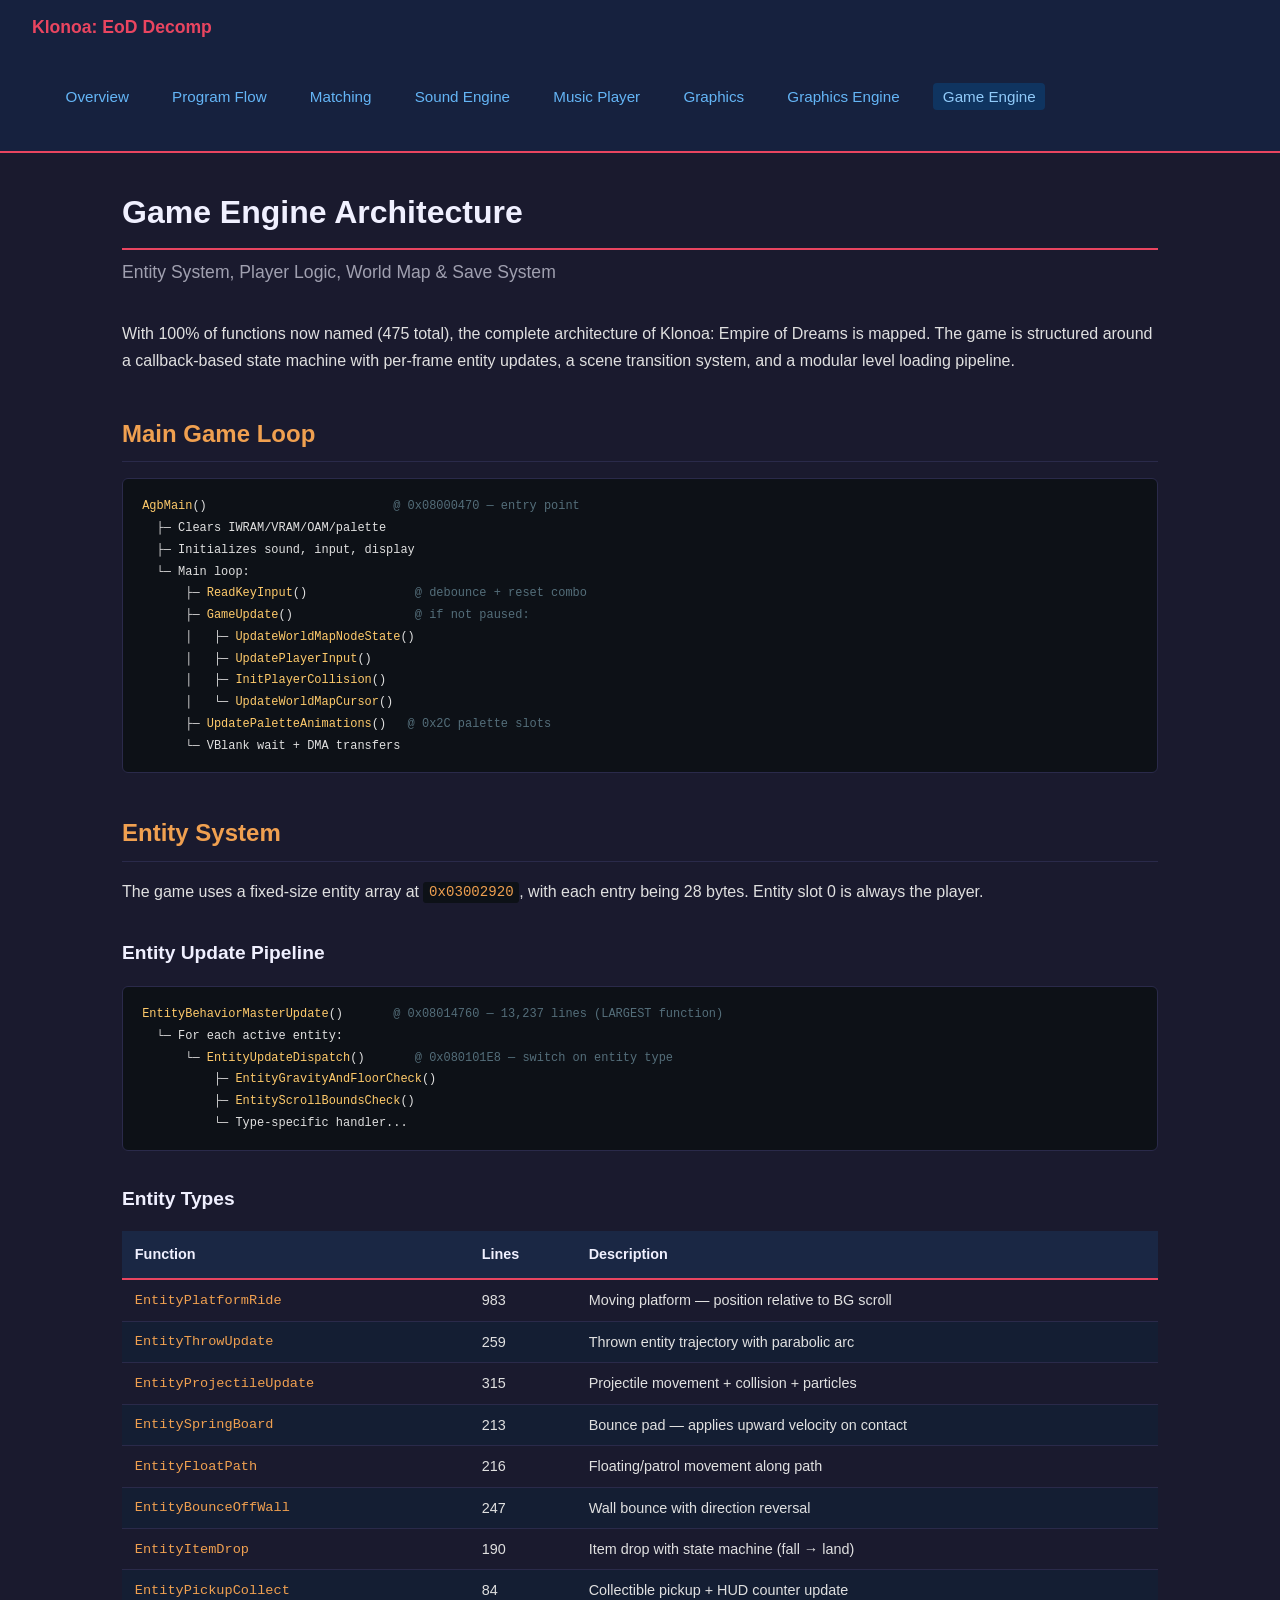
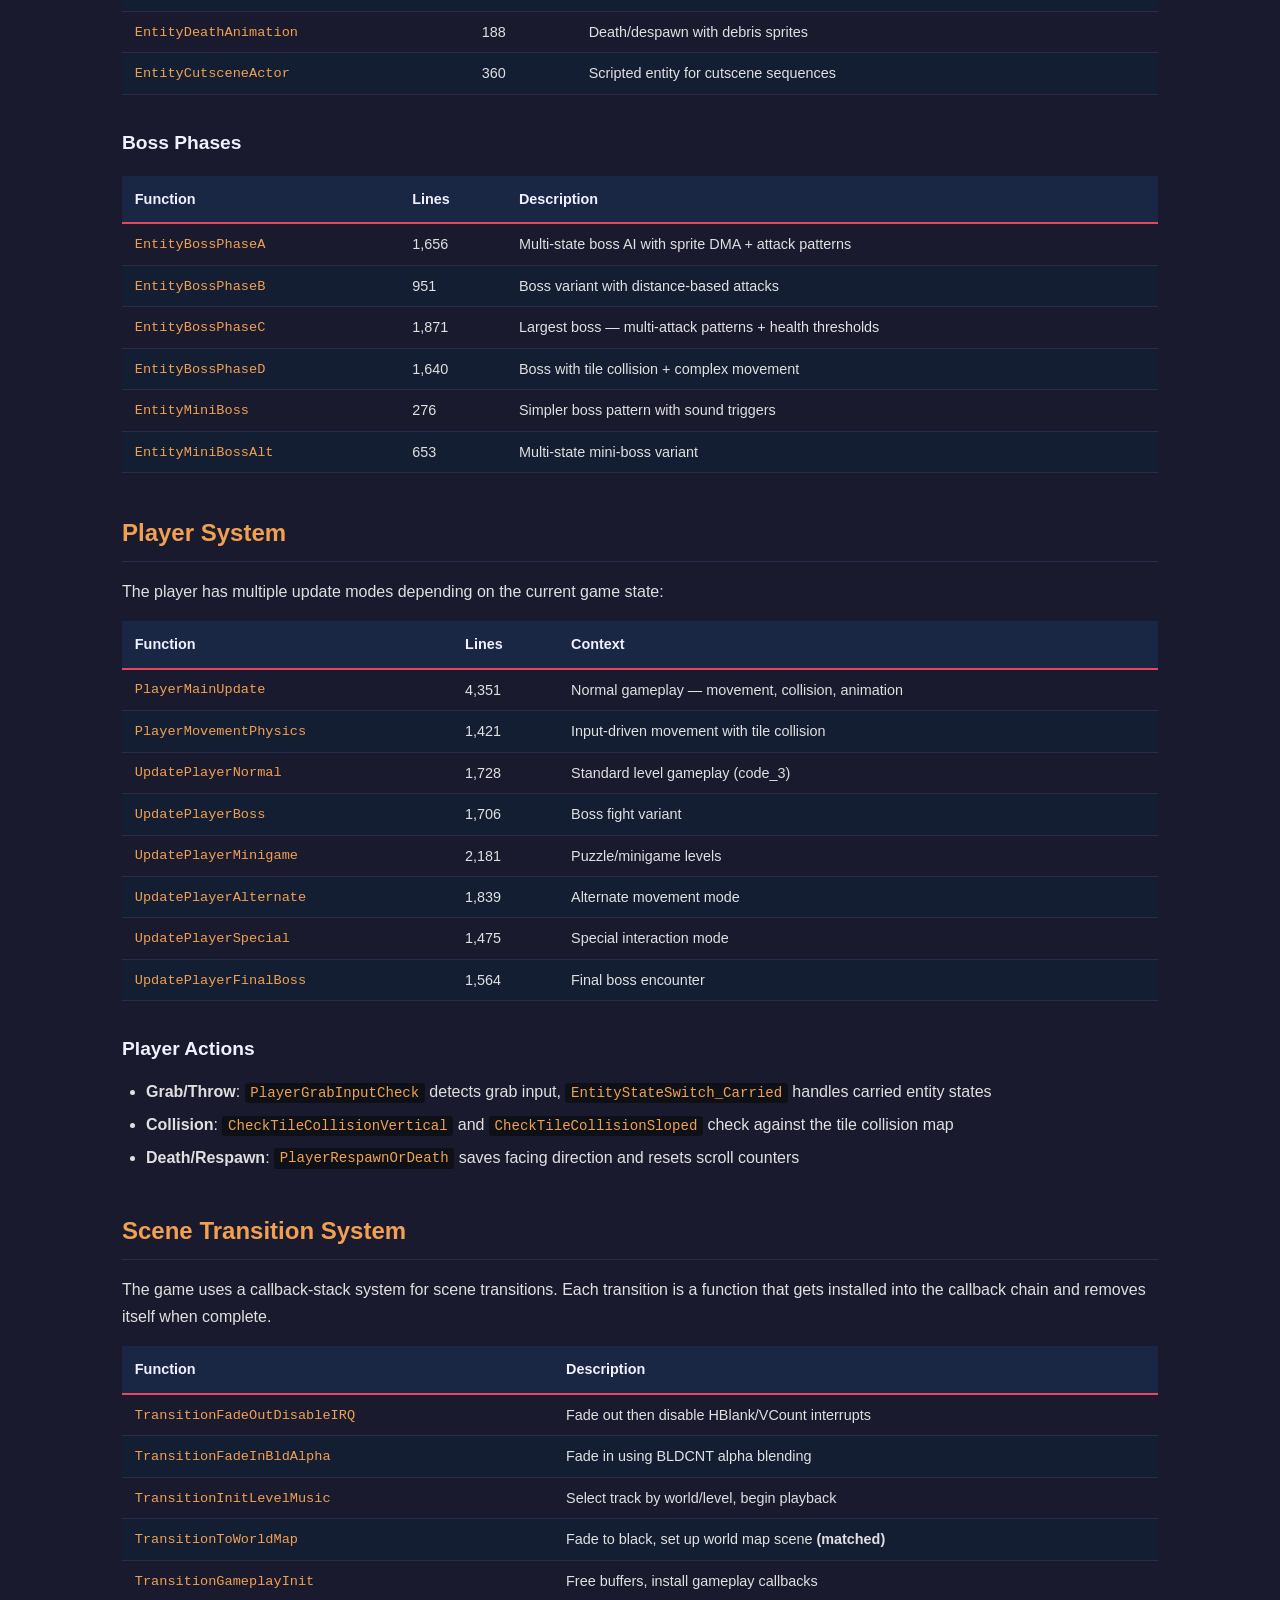
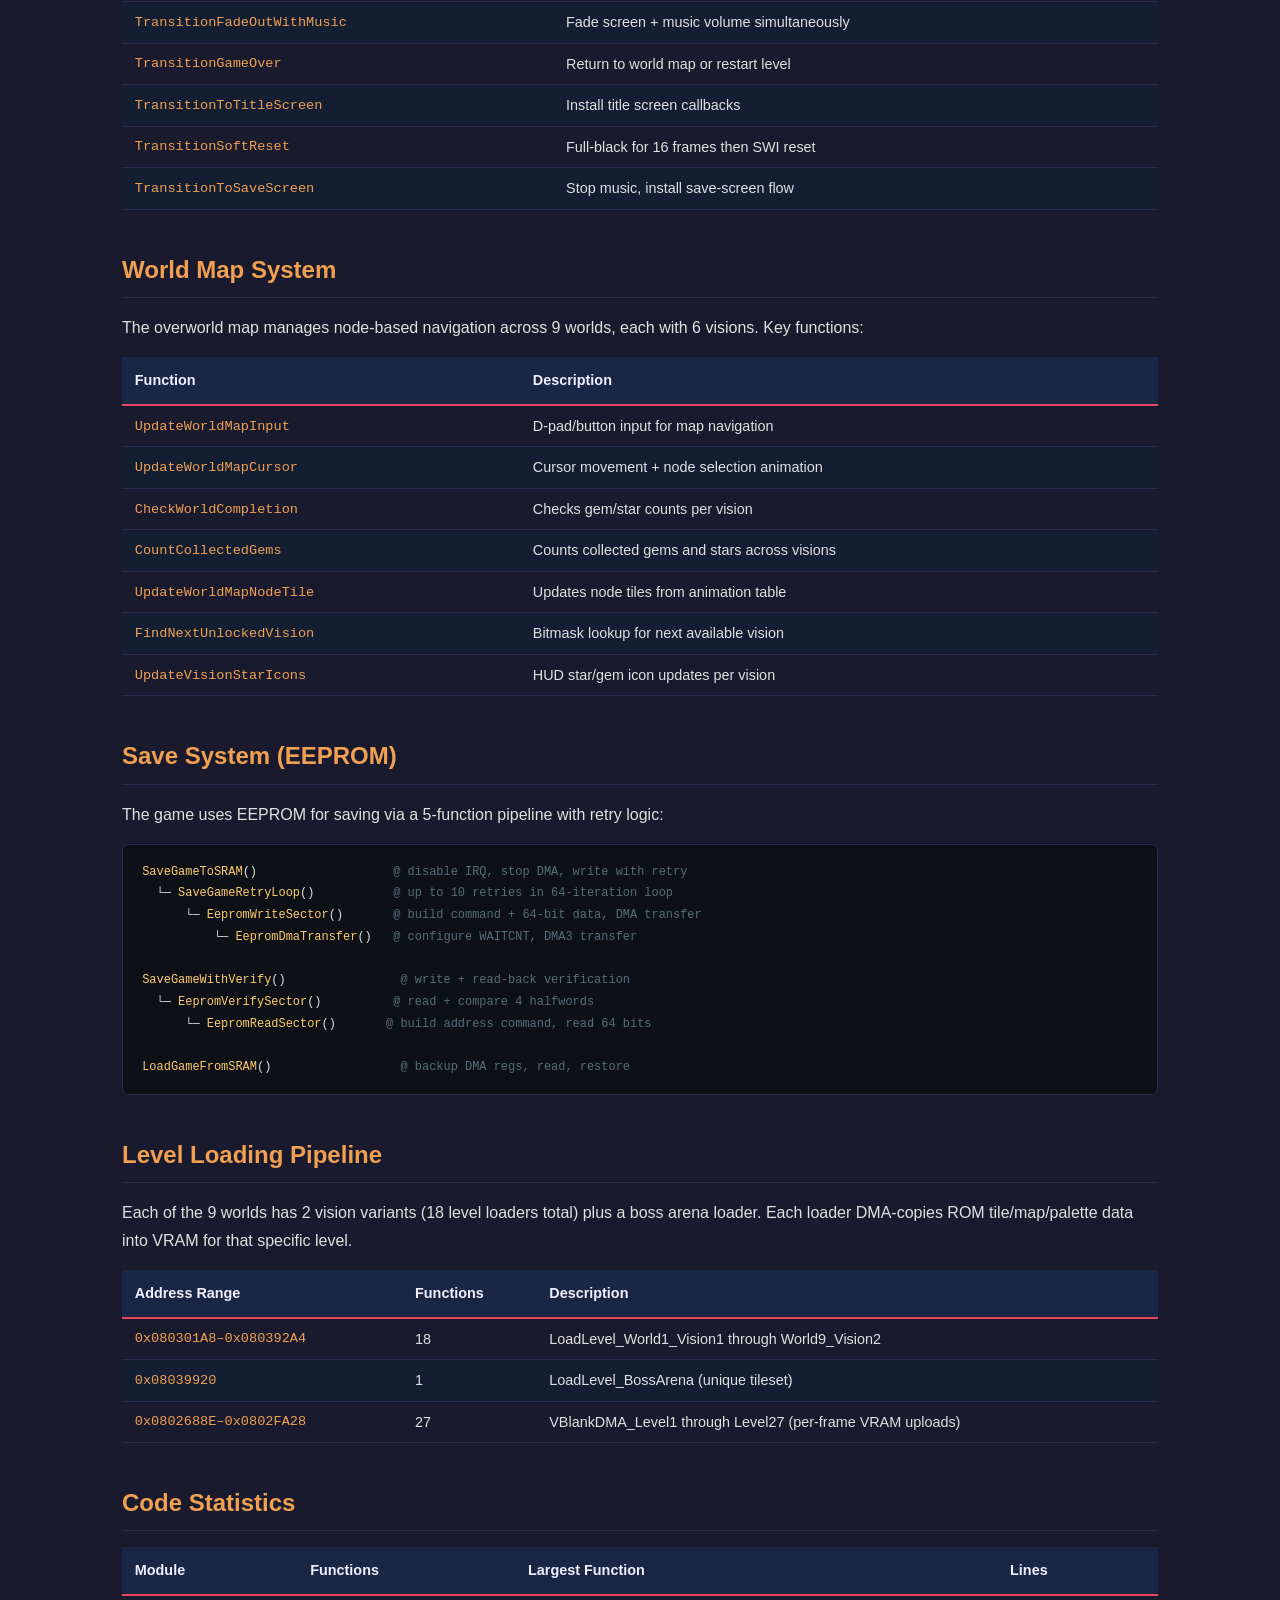
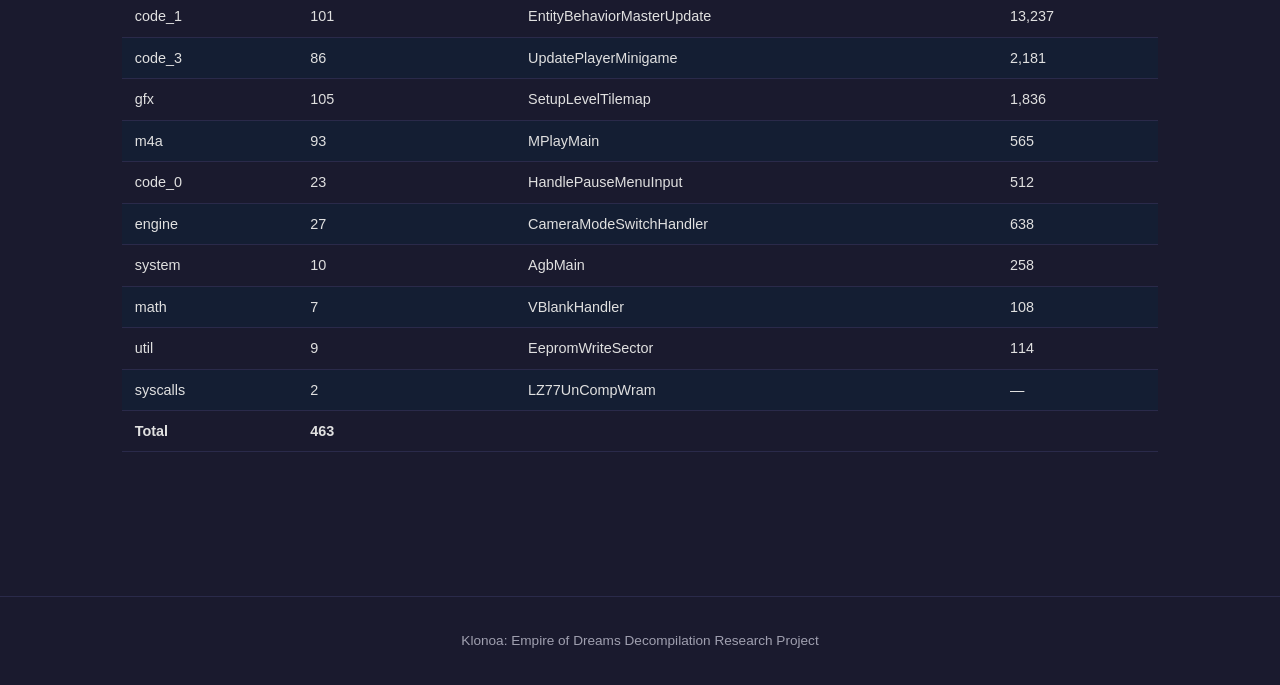
<file: game-engine.html>
<!DOCTYPE html>
<html lang="en">
<head>
    <meta charset="UTF-8">
    <meta name="viewport" content="width=device-width, initial-scale=1.0">
    <title>Game Engine — Klonoa: EoD Decomp</title>
    <link rel="stylesheet" href="style.css">
</head>
<body>
    <nav>
        <a href="index.html" class="site-title">Klonoa: EoD Decomp</a>
        <ul class="nav-links">
            <li><a href="index.html">Overview</a></li>
            <li><a href="flowchart.html">Program Flow</a></li>
            <li><a href="matching.html">Matching</a></li>
            <li><a href="sound.html">Sound Engine</a></li>
            <li><a href="music.html">Music Player</a></li>
            <li><a href="gallery.html">Graphics</a></li>
            <li><a href="graphics-engine.html">Graphics Engine</a></li>
            <li><a href="game-engine.html" class="active">Game Engine</a></li>
        </ul>
    </nav>

    <div class="container">
        <h1>Game Engine Architecture</h1>
        <p class="subtitle">Entity System, Player Logic, World Map &amp; Save System</p>

        <p>
            With 100% of functions now named (475 total), the complete architecture
            of Klonoa: Empire of Dreams is mapped. The game is structured around a
            callback-based state machine with per-frame entity updates, a scene
            transition system, and a modular level loading pipeline.
        </p>

        <!-- ===== Main Loop ===== -->
        <h2>Main Game Loop</h2>

        <pre><code><span class="fn">AgbMain</span>()                          <span class="cm">@ 0x08000470 — entry point</span>
  ├─ Clears IWRAM/VRAM/OAM/palette
  ├─ Initializes sound, input, display
  └─ Main loop:
      ├─ <span class="fn">ReadKeyInput</span>()               <span class="cm">@ debounce + reset combo</span>
      ├─ <span class="fn">GameUpdate</span>()                 <span class="cm">@ if not paused:</span>
      │   ├─ <span class="fn">UpdateWorldMapNodeState</span>()
      │   ├─ <span class="fn">UpdatePlayerInput</span>()
      │   ├─ <span class="fn">InitPlayerCollision</span>()
      │   └─ <span class="fn">UpdateWorldMapCursor</span>()
      ├─ <span class="fn">UpdatePaletteAnimations</span>()   <span class="cm">@ 0x2C palette slots</span>
      └─ VBlank wait + DMA transfers</code></pre>

        <!-- ===== Entity System ===== -->
        <h2>Entity System</h2>

        <p>
            The game uses a fixed-size entity array at <code>0x03002920</code>,
            with each entry being 28 bytes. Entity slot 0 is always the player.
        </p>

        <h3>Entity Update Pipeline</h3>
        <pre><code><span class="fn">EntityBehaviorMasterUpdate</span>()       <span class="cm">@ 0x08014760 — 13,237 lines (LARGEST function)</span>
  └─ For each active entity:
      └─ <span class="fn">EntityUpdateDispatch</span>()       <span class="cm">@ 0x080101E8 — switch on entity type</span>
          ├─ <span class="fn">EntityGravityAndFloorCheck</span>()
          ├─ <span class="fn">EntityScrollBoundsCheck</span>()
          └─ Type-specific handler...</code></pre>

        <h3>Entity Types</h3>
        <table>
            <thead>
                <tr><th>Function</th><th>Lines</th><th>Description</th></tr>
            </thead>
            <tbody>
                <tr><td class="mono">EntityPlatformRide</td><td>983</td><td>Moving platform — position relative to BG scroll</td></tr>
                <tr><td class="mono">EntityThrowUpdate</td><td>259</td><td>Thrown entity trajectory with parabolic arc</td></tr>
                <tr><td class="mono">EntityProjectileUpdate</td><td>315</td><td>Projectile movement + collision + particles</td></tr>
                <tr><td class="mono">EntitySpringBoard</td><td>213</td><td>Bounce pad — applies upward velocity on contact</td></tr>
                <tr><td class="mono">EntityFloatPath</td><td>216</td><td>Floating/patrol movement along path</td></tr>
                <tr><td class="mono">EntityBounceOffWall</td><td>247</td><td>Wall bounce with direction reversal</td></tr>
                <tr><td class="mono">EntityItemDrop</td><td>190</td><td>Item drop with state machine (fall → land)</td></tr>
                <tr><td class="mono">EntityPickupCollect</td><td>84</td><td>Collectible pickup + HUD counter update</td></tr>
                <tr><td class="mono">EntityDeathAnimation</td><td>188</td><td>Death/despawn with debris sprites</td></tr>
                <tr><td class="mono">EntityCutsceneActor</td><td>360</td><td>Scripted entity for cutscene sequences</td></tr>
            </tbody>
        </table>

        <h3>Boss Phases</h3>
        <table>
            <thead>
                <tr><th>Function</th><th>Lines</th><th>Description</th></tr>
            </thead>
            <tbody>
                <tr><td class="mono">EntityBossPhaseA</td><td>1,656</td><td>Multi-state boss AI with sprite DMA + attack patterns</td></tr>
                <tr><td class="mono">EntityBossPhaseB</td><td>951</td><td>Boss variant with distance-based attacks</td></tr>
                <tr><td class="mono">EntityBossPhaseC</td><td>1,871</td><td>Largest boss — multi-attack patterns + health thresholds</td></tr>
                <tr><td class="mono">EntityBossPhaseD</td><td>1,640</td><td>Boss with tile collision + complex movement</td></tr>
                <tr><td class="mono">EntityMiniBoss</td><td>276</td><td>Simpler boss pattern with sound triggers</td></tr>
                <tr><td class="mono">EntityMiniBossAlt</td><td>653</td><td>Multi-state mini-boss variant</td></tr>
            </tbody>
        </table>

        <!-- ===== Player System ===== -->
        <h2>Player System</h2>

        <p>
            The player has multiple update modes depending on the current game state:
        </p>

        <table>
            <thead>
                <tr><th>Function</th><th>Lines</th><th>Context</th></tr>
            </thead>
            <tbody>
                <tr><td class="mono">PlayerMainUpdate</td><td>4,351</td><td>Normal gameplay — movement, collision, animation</td></tr>
                <tr><td class="mono">PlayerMovementPhysics</td><td>1,421</td><td>Input-driven movement with tile collision</td></tr>
                <tr><td class="mono">UpdatePlayerNormal</td><td>1,728</td><td>Standard level gameplay (code_3)</td></tr>
                <tr><td class="mono">UpdatePlayerBoss</td><td>1,706</td><td>Boss fight variant</td></tr>
                <tr><td class="mono">UpdatePlayerMinigame</td><td>2,181</td><td>Puzzle/minigame levels</td></tr>
                <tr><td class="mono">UpdatePlayerAlternate</td><td>1,839</td><td>Alternate movement mode</td></tr>
                <tr><td class="mono">UpdatePlayerSpecial</td><td>1,475</td><td>Special interaction mode</td></tr>
                <tr><td class="mono">UpdatePlayerFinalBoss</td><td>1,564</td><td>Final boss encounter</td></tr>
            </tbody>
        </table>

        <h3>Player Actions</h3>
        <ul>
            <li><strong>Grab/Throw</strong>: <code>PlayerGrabInputCheck</code> detects grab input,
                <code>EntityStateSwitch_Carried</code> handles carried entity states</li>
            <li><strong>Collision</strong>: <code>CheckTileCollisionVertical</code> and
                <code>CheckTileCollisionSloped</code> check against the tile collision map</li>
            <li><strong>Death/Respawn</strong>: <code>PlayerRespawnOrDeath</code> saves facing
                direction and resets scroll counters</li>
        </ul>

        <!-- ===== Scene Transitions ===== -->
        <h2>Scene Transition System</h2>

        <p>
            The game uses a callback-stack system for scene transitions. Each
            transition is a function that gets installed into the callback chain
            and removes itself when complete.
        </p>

        <table>
            <thead>
                <tr><th>Function</th><th>Description</th></tr>
            </thead>
            <tbody>
                <tr><td class="mono">TransitionFadeOutDisableIRQ</td><td>Fade out then disable HBlank/VCount interrupts</td></tr>
                <tr><td class="mono">TransitionFadeInBldAlpha</td><td>Fade in using BLDCNT alpha blending</td></tr>
                <tr><td class="mono">TransitionInitLevelMusic</td><td>Select track by world/level, begin playback</td></tr>
                <tr><td class="mono">TransitionToWorldMap</td><td>Fade to black, set up world map scene <strong>(matched)</strong></td></tr>
                <tr><td class="mono">TransitionGameplayInit</td><td>Free buffers, install gameplay callbacks</td></tr>
                <tr><td class="mono">TransitionFadeOutWithMusic</td><td>Fade screen + music volume simultaneously</td></tr>
                <tr><td class="mono">TransitionGameOver</td><td>Return to world map or restart level</td></tr>
                <tr><td class="mono">TransitionToTitleScreen</td><td>Install title screen callbacks</td></tr>
                <tr><td class="mono">TransitionSoftReset</td><td>Full-black for 16 frames then SWI reset</td></tr>
                <tr><td class="mono">TransitionToSaveScreen</td><td>Stop music, install save-screen flow</td></tr>
            </tbody>
        </table>

        <!-- ===== World Map ===== -->
        <h2>World Map System</h2>

        <p>
            The overworld map manages node-based navigation across 9 worlds,
            each with 6 visions. Key functions:
        </p>

        <table>
            <thead>
                <tr><th>Function</th><th>Description</th></tr>
            </thead>
            <tbody>
                <tr><td class="mono">UpdateWorldMapInput</td><td>D-pad/button input for map navigation</td></tr>
                <tr><td class="mono">UpdateWorldMapCursor</td><td>Cursor movement + node selection animation</td></tr>
                <tr><td class="mono">CheckWorldCompletion</td><td>Checks gem/star counts per vision</td></tr>
                <tr><td class="mono">CountCollectedGems</td><td>Counts collected gems and stars across visions</td></tr>
                <tr><td class="mono">UpdateWorldMapNodeTile</td><td>Updates node tiles from animation table</td></tr>
                <tr><td class="mono">FindNextUnlockedVision</td><td>Bitmask lookup for next available vision</td></tr>
                <tr><td class="mono">UpdateVisionStarIcons</td><td>HUD star/gem icon updates per vision</td></tr>
            </tbody>
        </table>

        <!-- ===== Save System ===== -->
        <h2>Save System (EEPROM)</h2>

        <p>
            The game uses EEPROM for saving via a 5-function pipeline with retry logic:
        </p>

        <pre><code><span class="fn">SaveGameToSRAM</span>()                   <span class="cm">@ disable IRQ, stop DMA, write with retry</span>
  └─ <span class="fn">SaveGameRetryLoop</span>()           <span class="cm">@ up to 10 retries in 64-iteration loop</span>
      └─ <span class="fn">EepromWriteSector</span>()       <span class="cm">@ build command + 64-bit data, DMA transfer</span>
          └─ <span class="fn">EepromDmaTransfer</span>()   <span class="cm">@ configure WAITCNT, DMA3 transfer</span>

<span class="fn">SaveGameWithVerify</span>()                <span class="cm">@ write + read-back verification</span>
  └─ <span class="fn">EepromVerifySector</span>()          <span class="cm">@ read + compare 4 halfwords</span>
      └─ <span class="fn">EepromReadSector</span>()       <span class="cm">@ build address command, read 64 bits</span>

<span class="fn">LoadGameFromSRAM</span>()                  <span class="cm">@ backup DMA regs, read, restore</span></code></pre>

        <!-- ===== Level Loading ===== -->
        <h2>Level Loading Pipeline</h2>

        <p>
            Each of the 9 worlds has 2 vision variants (18 level loaders total)
            plus a boss arena loader. Each loader DMA-copies ROM tile/map/palette
            data into VRAM for that specific level.
        </p>

        <table>
            <thead>
                <tr><th>Address Range</th><th>Functions</th><th>Description</th></tr>
            </thead>
            <tbody>
                <tr><td class="mono">0x080301A8&ndash;0x080392A4</td><td>18</td><td>LoadLevel_World1_Vision1 through World9_Vision2</td></tr>
                <tr><td class="mono">0x08039920</td><td>1</td><td>LoadLevel_BossArena (unique tileset)</td></tr>
                <tr><td class="mono">0x0802688E&ndash;0x0802FA28</td><td>27</td><td>VBlankDMA_Level1 through Level27 (per-frame VRAM uploads)</td></tr>
            </tbody>
        </table>

        <!-- ===== Code Statistics ===== -->
        <h2>Code Statistics</h2>

        <table>
            <thead>
                <tr><th>Module</th><th>Functions</th><th>Largest Function</th><th>Lines</th></tr>
            </thead>
            <tbody>
                <tr><td>code_1</td><td>101</td><td>EntityBehaviorMasterUpdate</td><td>13,237</td></tr>
                <tr><td>code_3</td><td>86</td><td>UpdatePlayerMinigame</td><td>2,181</td></tr>
                <tr><td>gfx</td><td>105</td><td>SetupLevelTilemap</td><td>1,836</td></tr>
                <tr><td>m4a</td><td>93</td><td>MPlayMain</td><td>565</td></tr>
                <tr><td>code_0</td><td>23</td><td>HandlePauseMenuInput</td><td>512</td></tr>
                <tr><td>engine</td><td>27</td><td>CameraModeSwitchHandler</td><td>638</td></tr>
                <tr><td>system</td><td>10</td><td>AgbMain</td><td>258</td></tr>
                <tr><td>math</td><td>7</td><td>VBlankHandler</td><td>108</td></tr>
                <tr><td>util</td><td>9</td><td>EepromWriteSector</td><td>114</td></tr>
                <tr><td>syscalls</td><td>2</td><td>LZ77UnCompWram</td><td>&mdash;</td></tr>
                <tr><td><strong>Total</strong></td><td><strong>463</strong></td><td></td><td></td></tr>
            </tbody>
        </table>

    </div>

    <footer>
        Klonoa: Empire of Dreams Decompilation Research Project
    </footer>
</body>
</html>
</file>
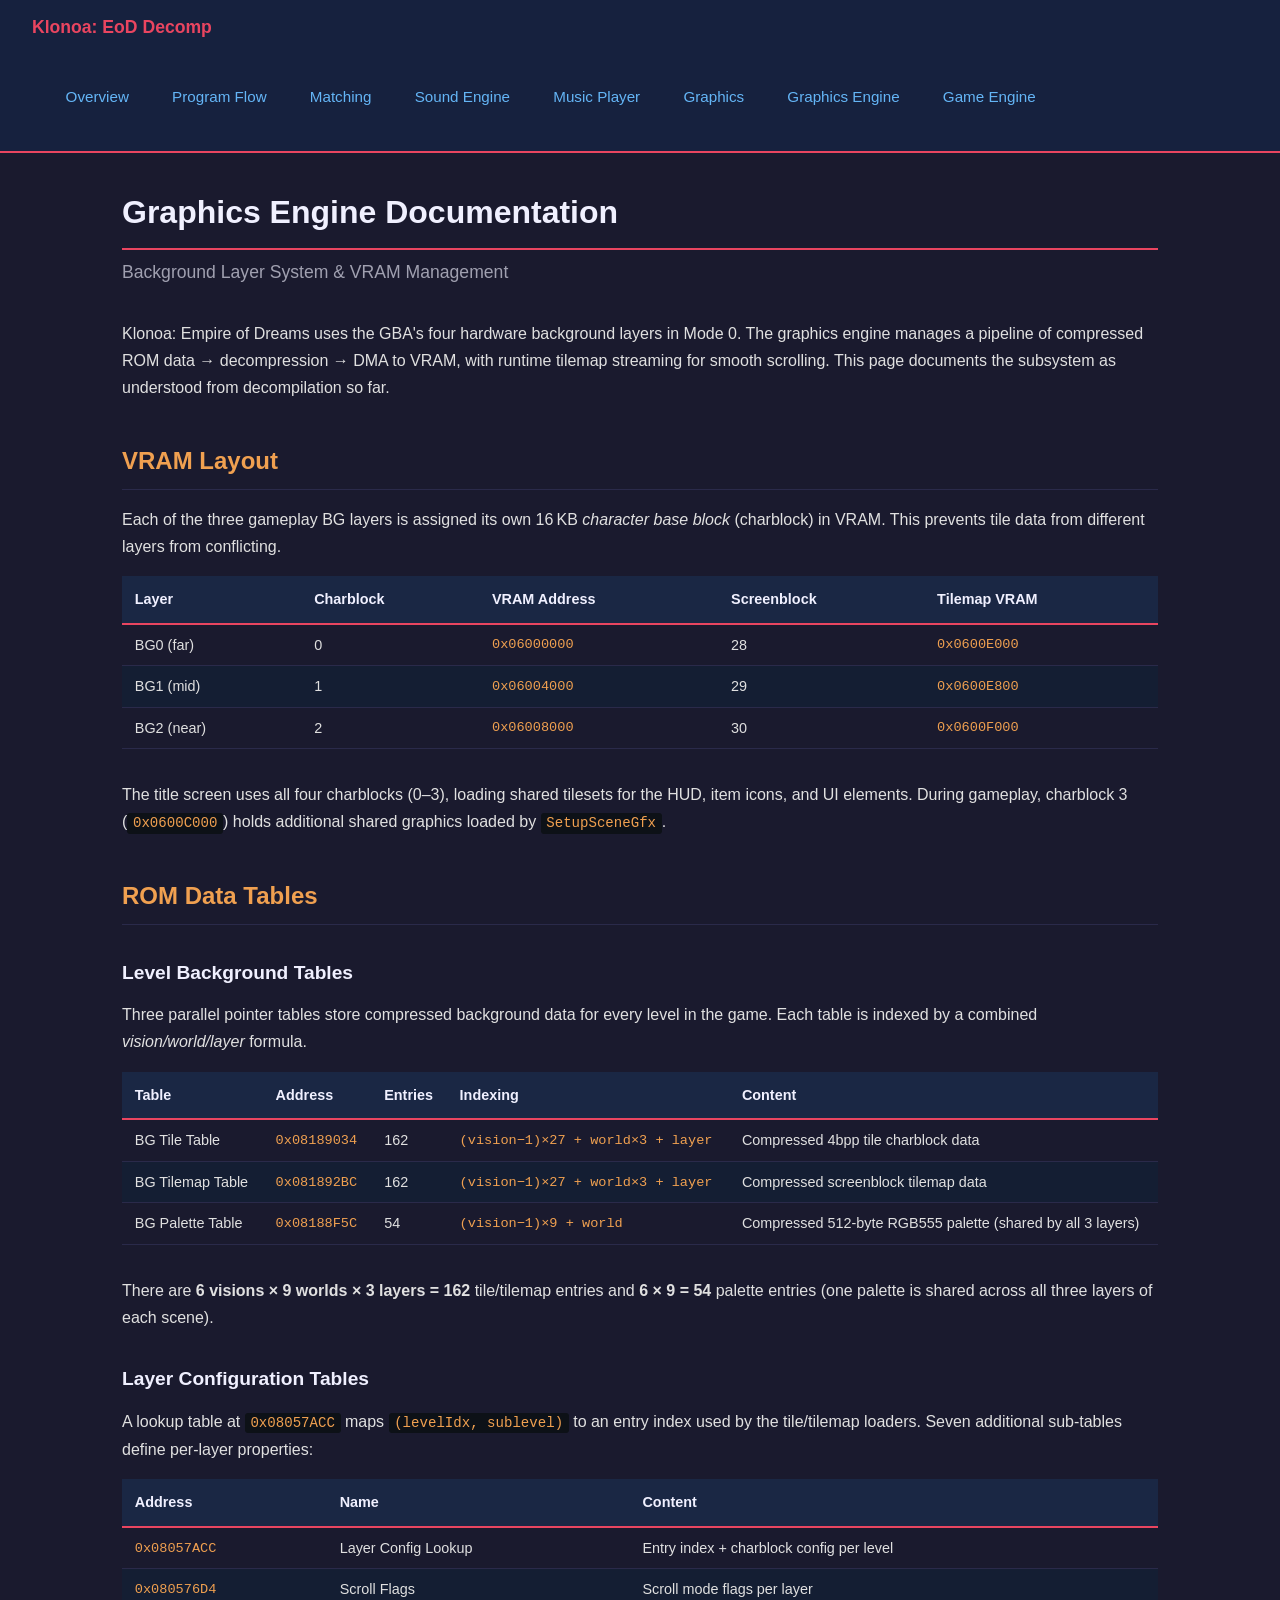
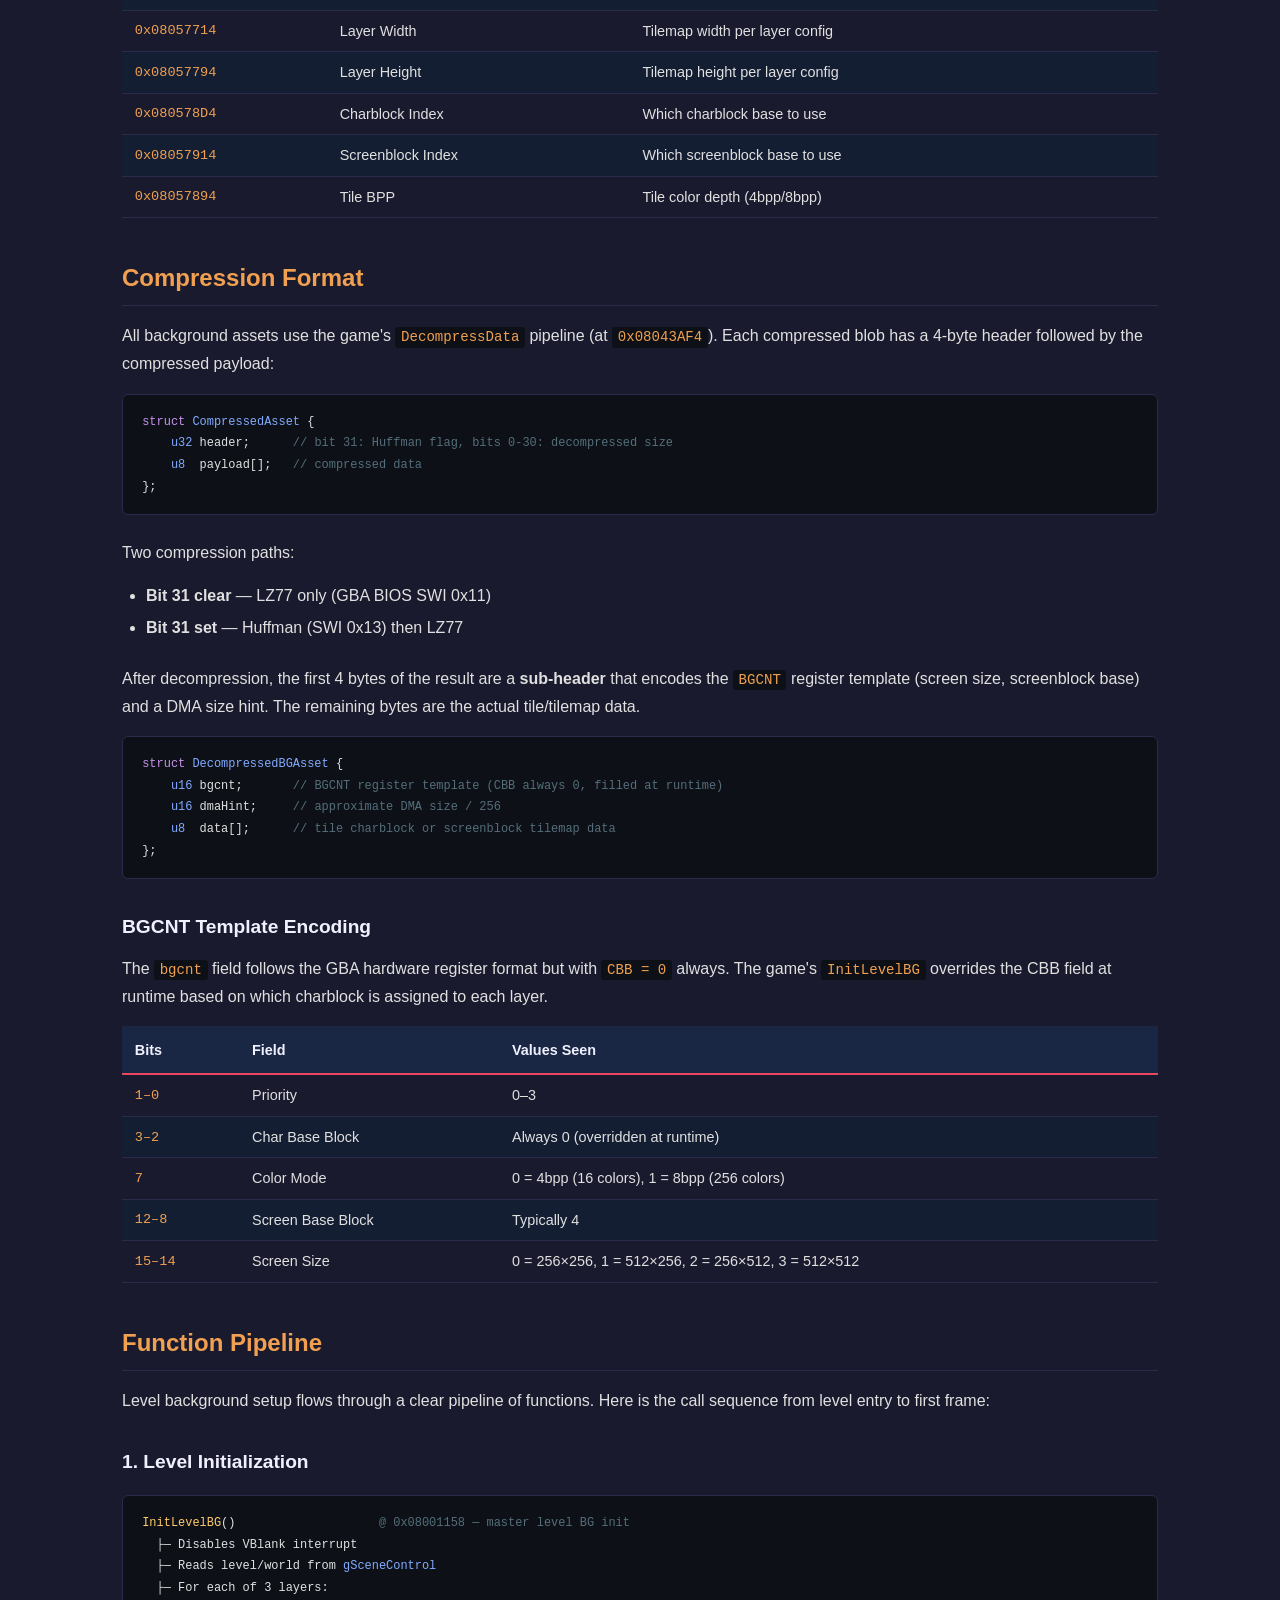
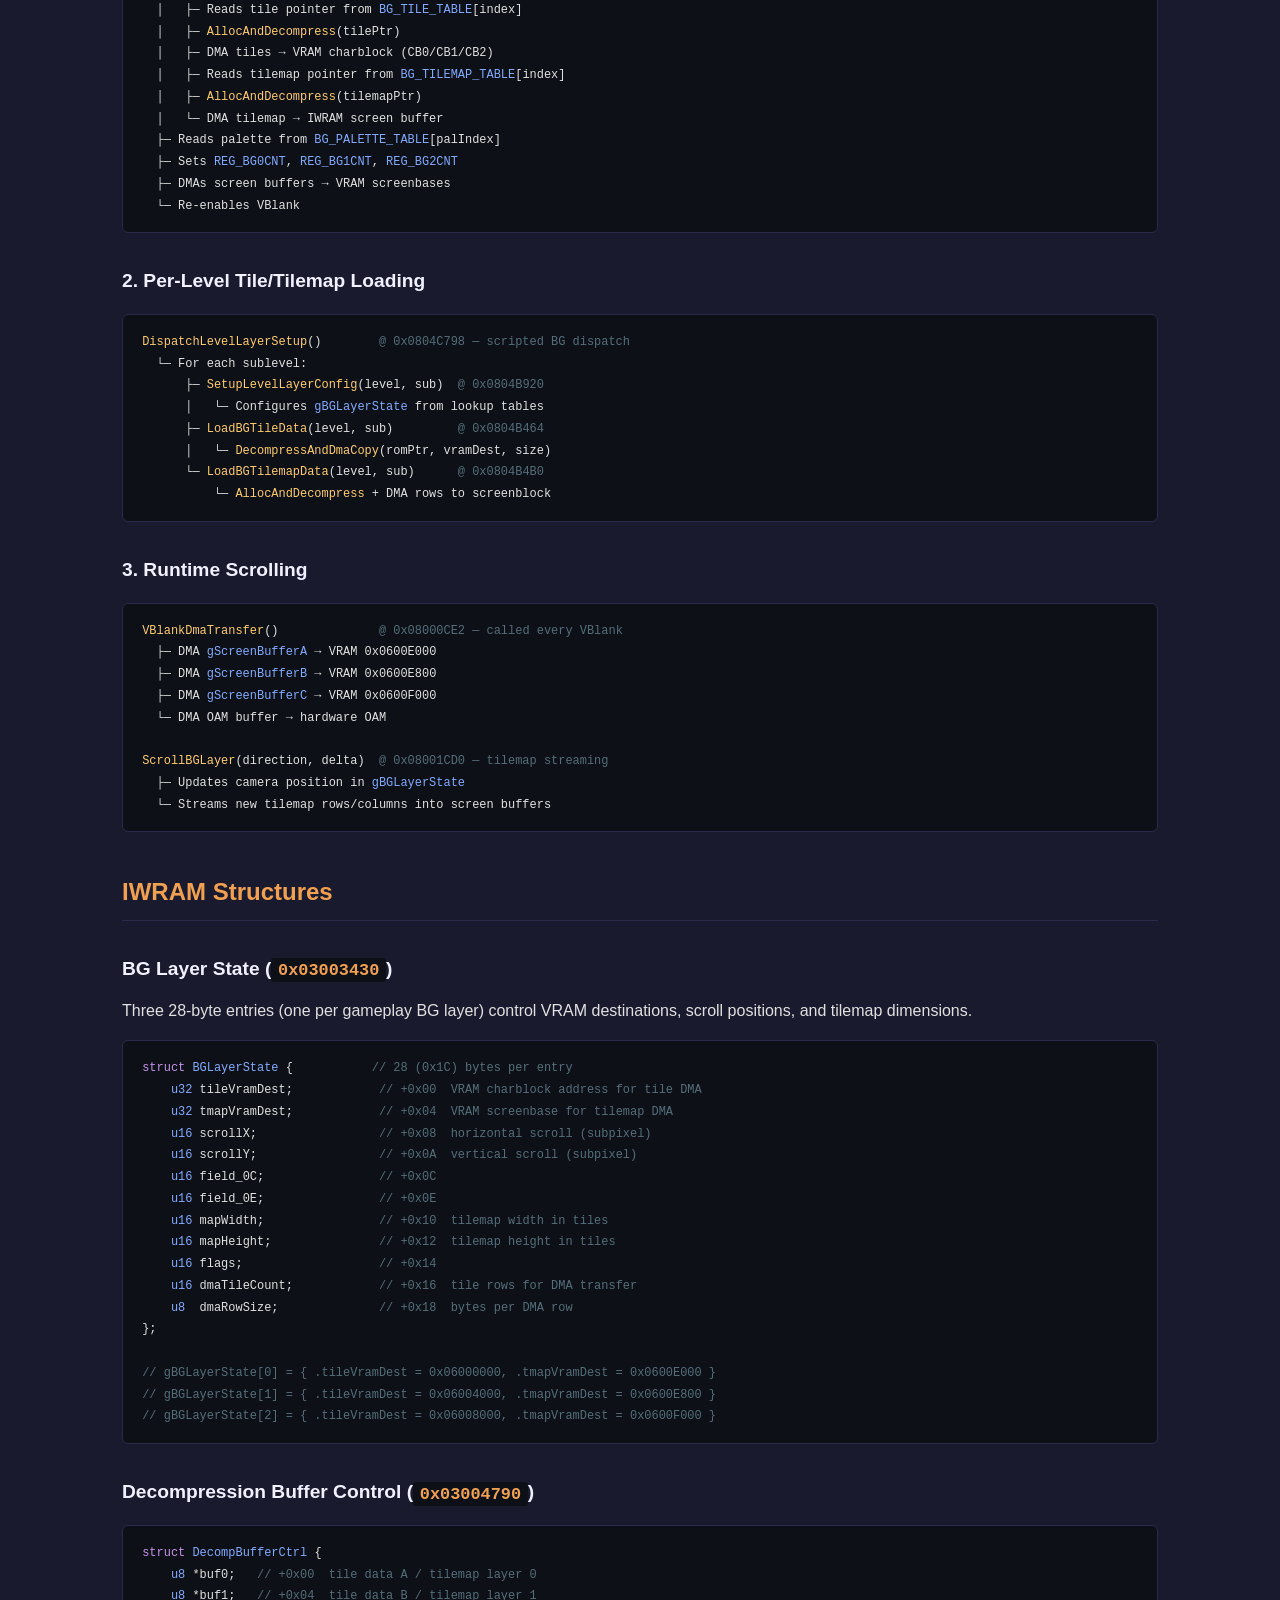
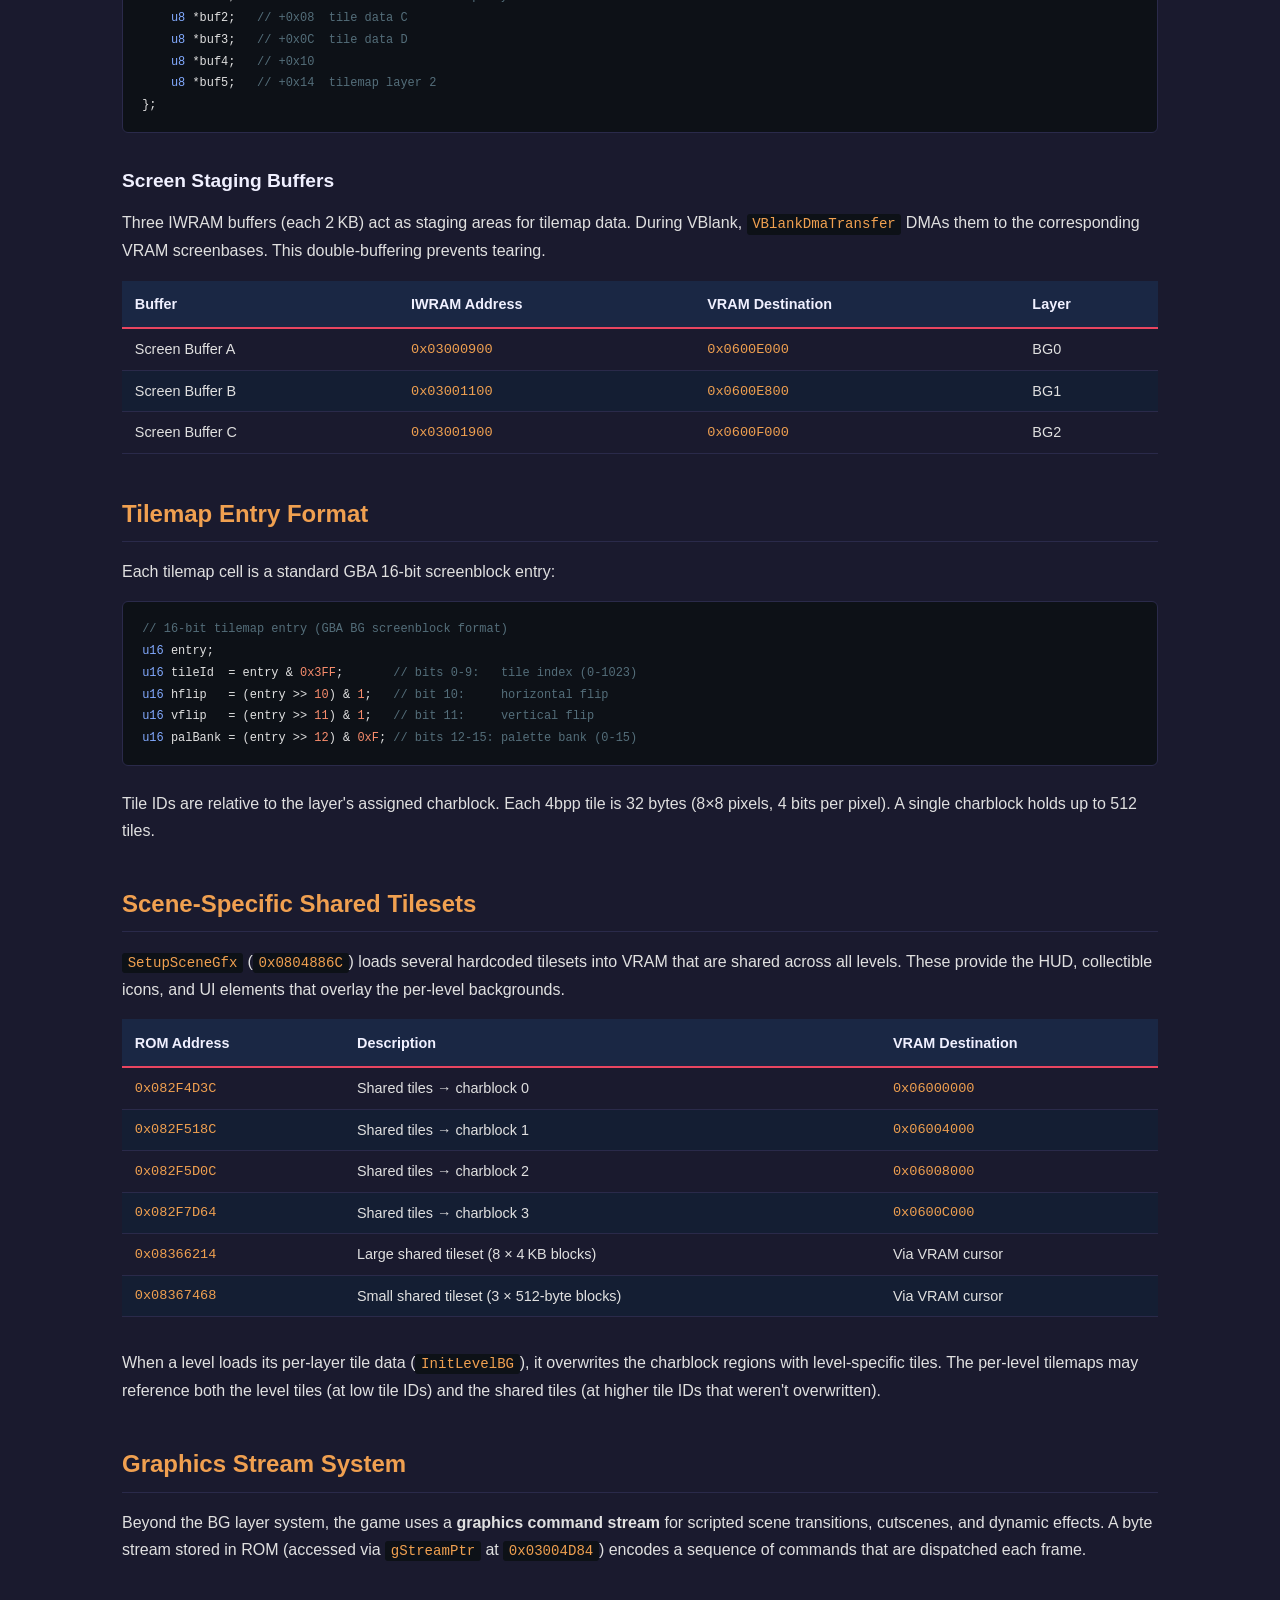
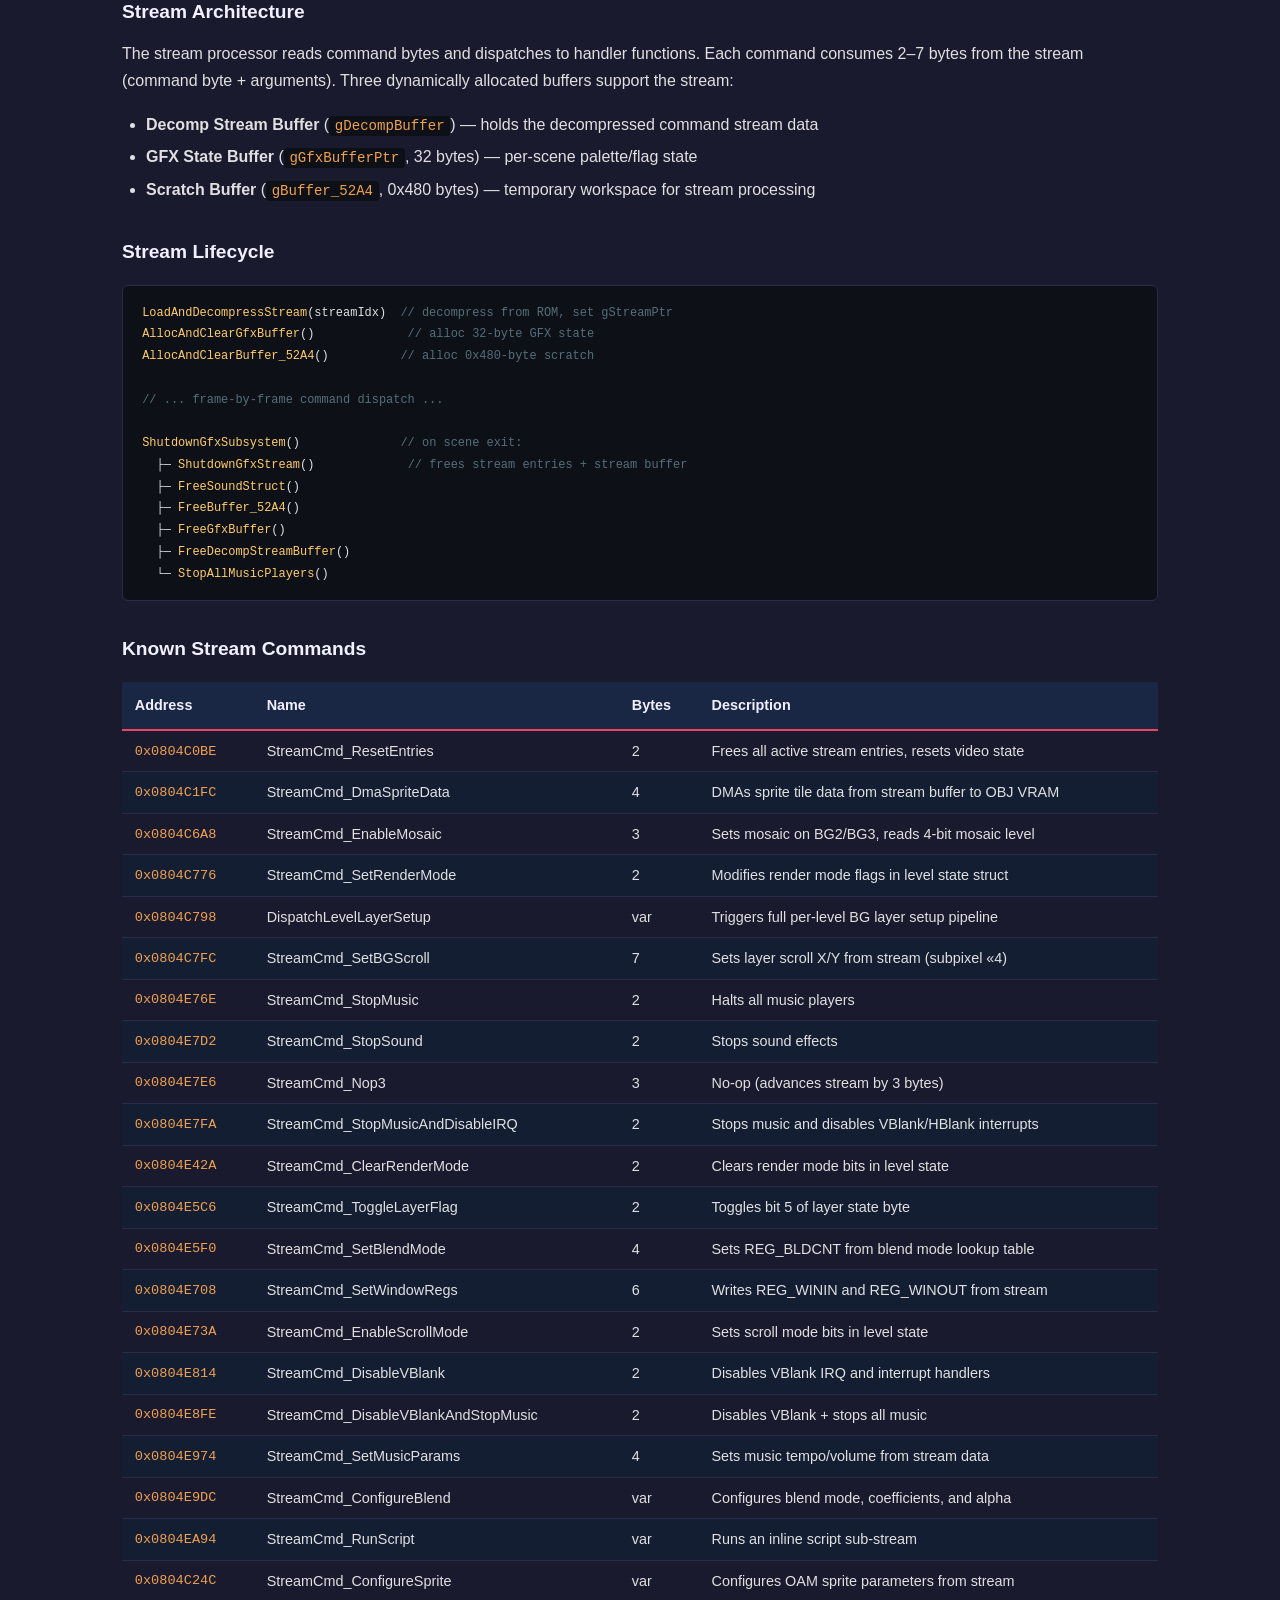
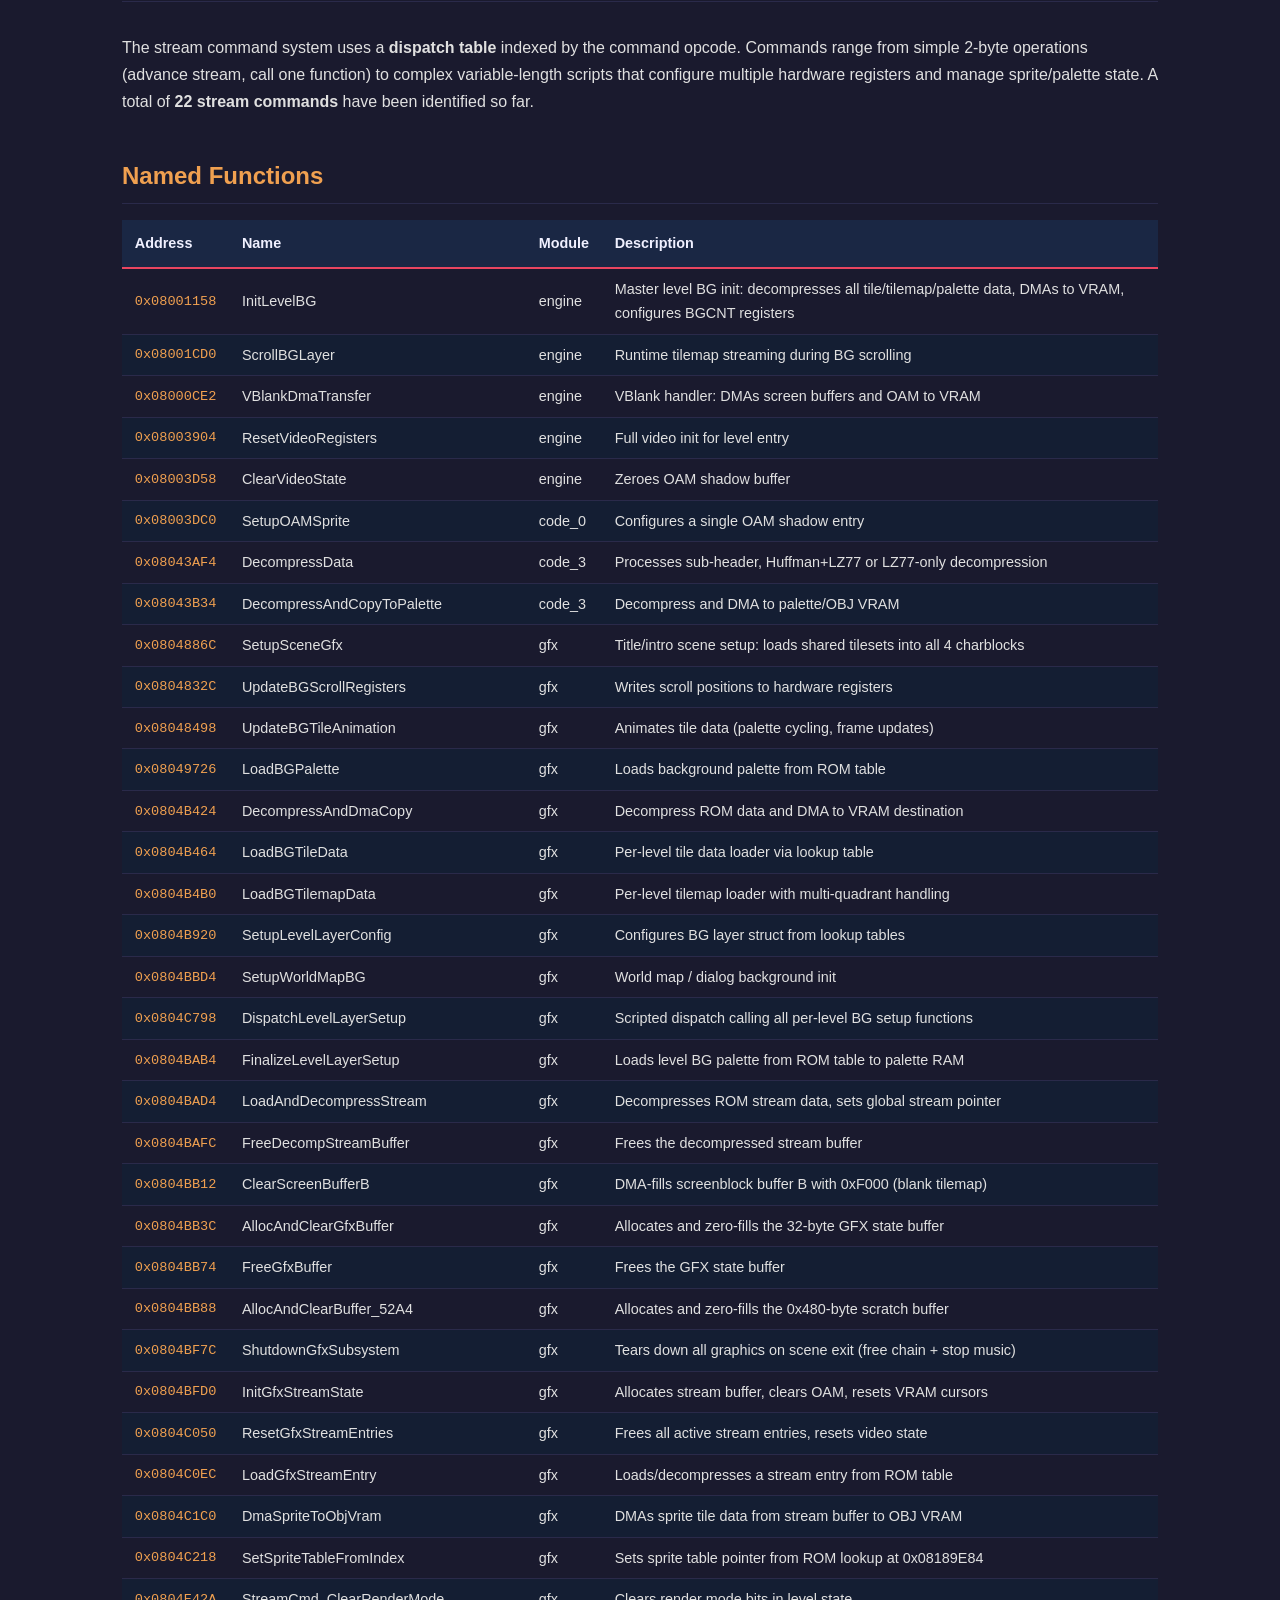
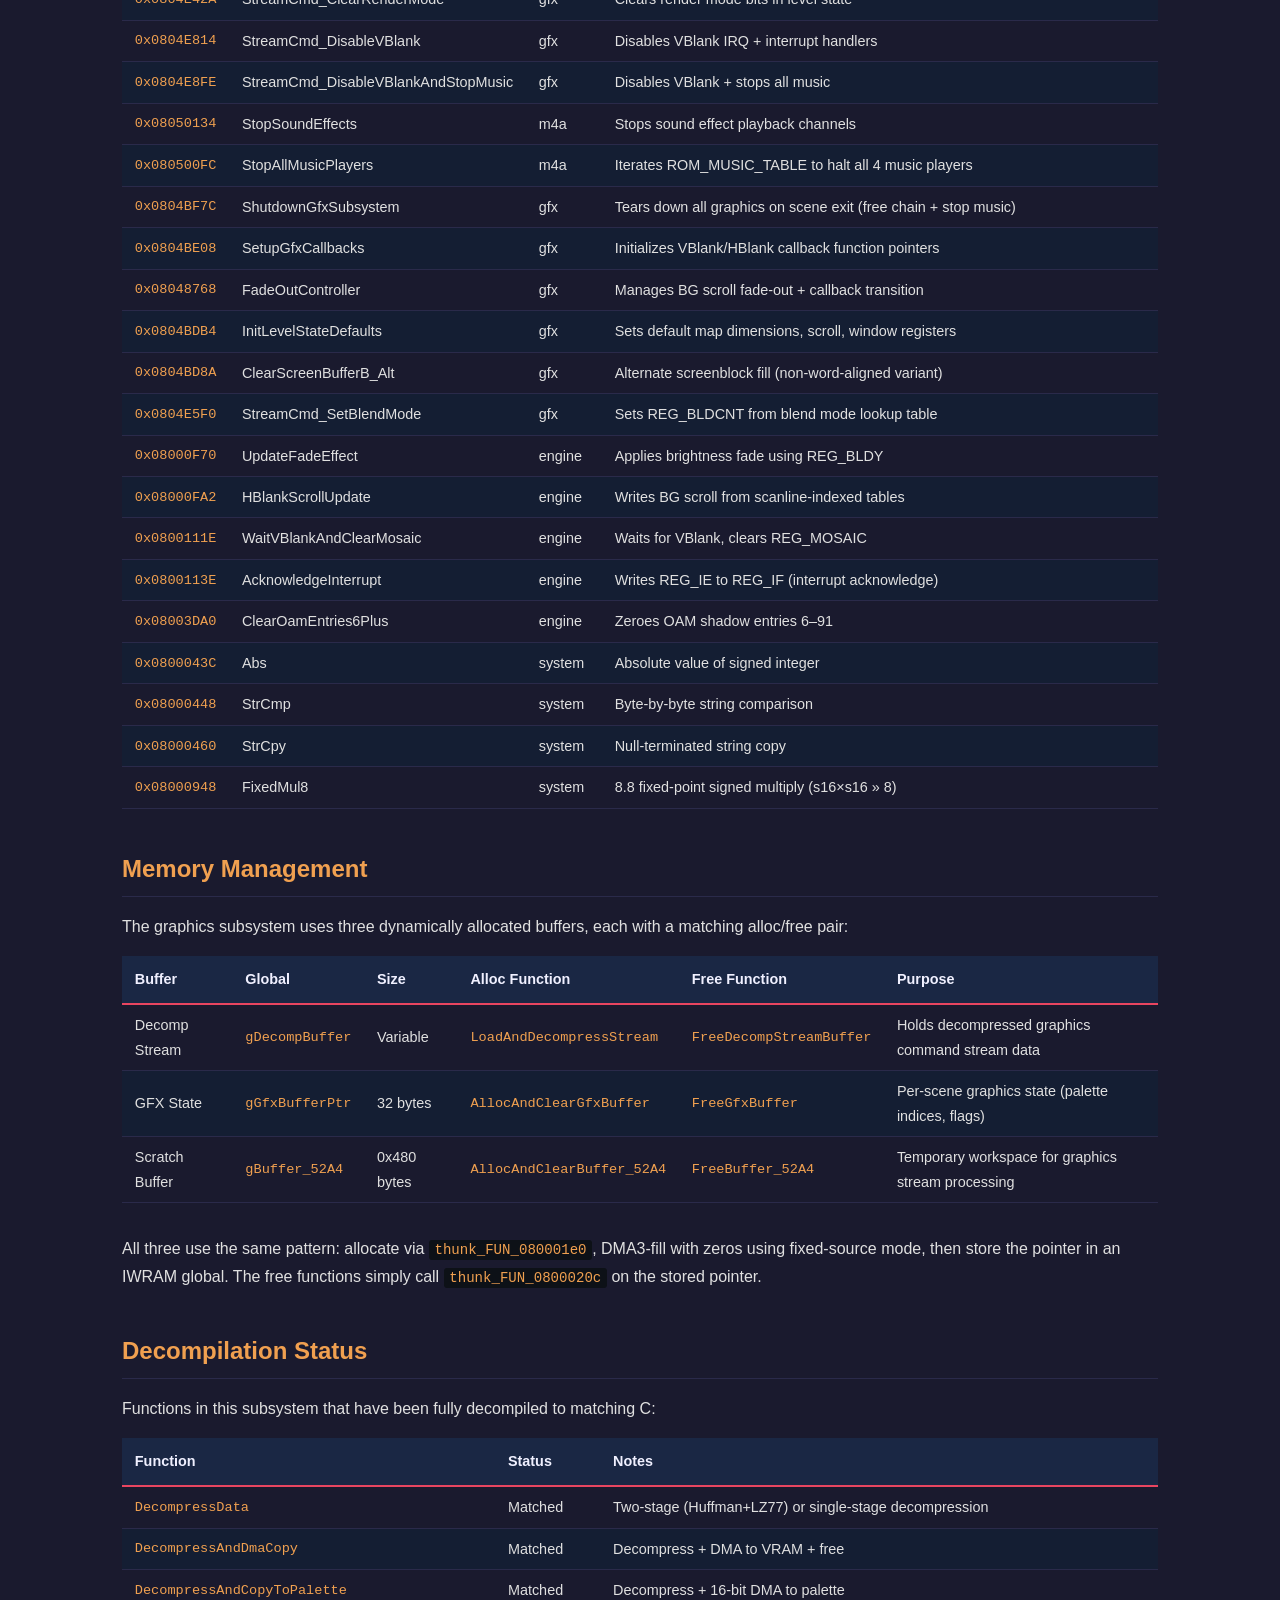
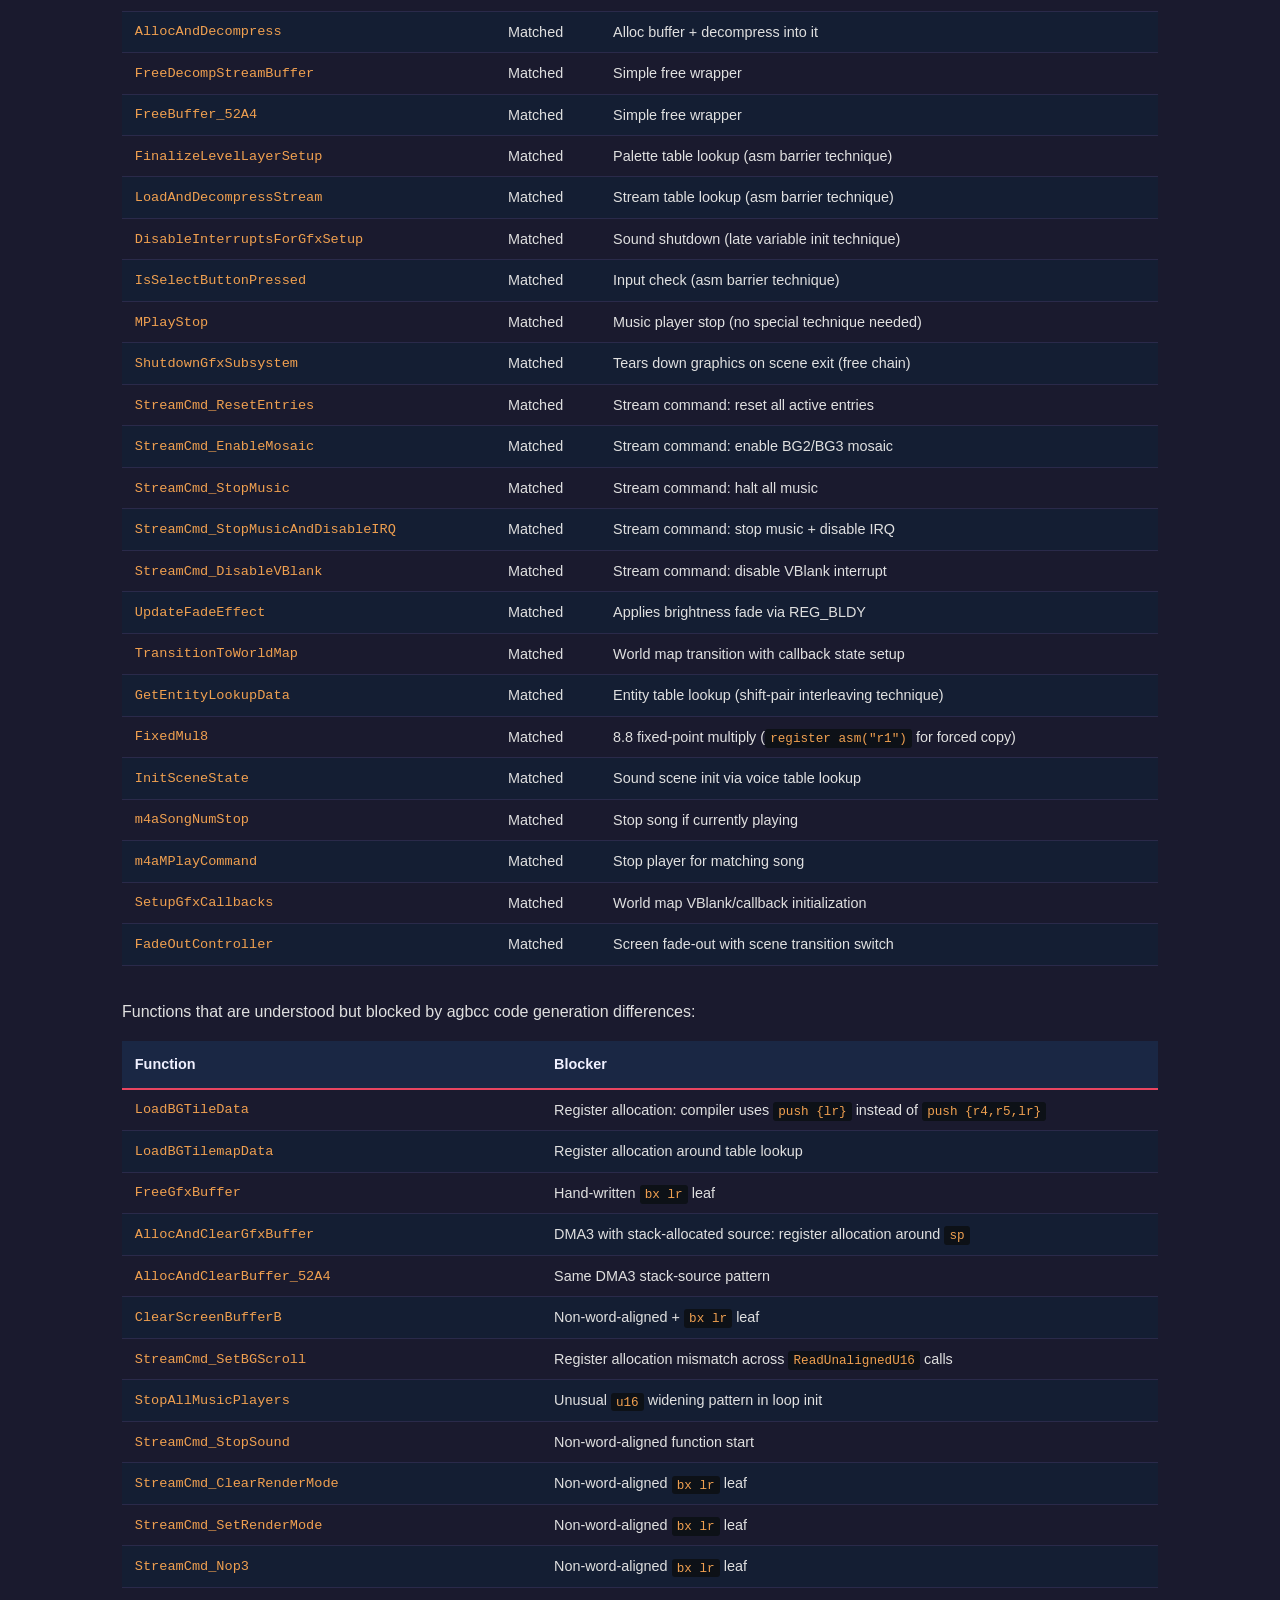
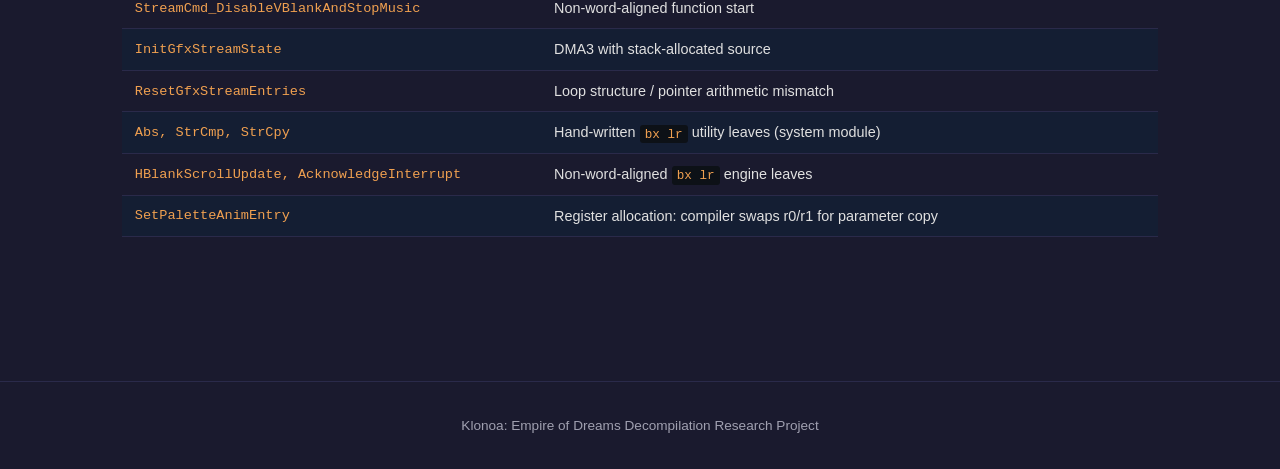
<file: graphics-engine.html>
<!DOCTYPE html>
<html lang="en">
<head>
    <meta charset="UTF-8">
    <meta name="viewport" content="width=device-width, initial-scale=1.0">
    <title>Graphics Engine — Klonoa: EoD Decomp</title>
    <link rel="stylesheet" href="style.css">
</head>
<body>
    <nav>
        <a href="index.html" class="site-title">Klonoa: EoD Decomp</a>
        <ul class="nav-links">
            <li><a href="index.html">Overview</a></li>
            <li><a href="flowchart.html">Program Flow</a></li>
            <li><a href="matching.html">Matching</a></li>
            <li><a href="sound.html">Sound Engine</a></li>
            <li><a href="music.html">Music Player</a></li>
            <li><a href="gallery.html">Graphics</a></li>
            <li><a href="graphics-engine.html">Graphics Engine</a></li>
            <li><a href="game-engine.html">Game Engine</a></li>
        </ul>
    </nav>

    <div class="container">
        <h1>Graphics Engine Documentation</h1>
        <p class="subtitle">Background Layer System &amp; VRAM Management</p>

        <p>
            Klonoa: Empire of Dreams uses the GBA's four hardware background layers
            in Mode 0. The graphics engine manages a pipeline of compressed ROM data
            &rarr; decompression &rarr; DMA to VRAM, with runtime tilemap streaming
            for smooth scrolling. This page documents the subsystem as understood from
            decompilation so far.
        </p>

        <!-- ===== VRAM Layout ===== -->
        <h2>VRAM Layout</h2>

        <p>
            Each of the three gameplay BG layers is assigned its own 16&thinsp;KB
            <em>character base block</em> (charblock) in VRAM. This prevents tile
            data from different layers from conflicting.
        </p>

        <table>
            <thead>
                <tr>
                    <th>Layer</th>
                    <th>Charblock</th>
                    <th>VRAM Address</th>
                    <th>Screenblock</th>
                    <th>Tilemap VRAM</th>
                </tr>
            </thead>
            <tbody>
                <tr><td>BG0 (far)</td><td>0</td><td class="mono">0x06000000</td><td>28</td><td class="mono">0x0600E000</td></tr>
                <tr><td>BG1 (mid)</td><td>1</td><td class="mono">0x06004000</td><td>29</td><td class="mono">0x0600E800</td></tr>
                <tr><td>BG2 (near)</td><td>2</td><td class="mono">0x06008000</td><td>30</td><td class="mono">0x0600F000</td></tr>
            </tbody>
        </table>

        <p>
            The title screen uses all four charblocks (0&ndash;3), loading shared
            tilesets for the HUD, item icons, and UI elements. During gameplay, charblock 3
            (<code>0x0600C000</code>) holds additional shared graphics loaded by
            <code>SetupSceneGfx</code>.
        </p>

        <!-- ===== ROM Data Tables ===== -->
        <h2>ROM Data Tables</h2>

        <h3>Level Background Tables</h3>
        <p>
            Three parallel pointer tables store compressed background data for every
            level in the game. Each table is indexed by a combined
            <em>vision/world/layer</em> formula.
        </p>

        <table>
            <thead>
                <tr>
                    <th>Table</th>
                    <th>Address</th>
                    <th>Entries</th>
                    <th>Indexing</th>
                    <th>Content</th>
                </tr>
            </thead>
            <tbody>
                <tr>
                    <td>BG Tile Table</td>
                    <td class="mono">0x08189034</td>
                    <td>162</td>
                    <td class="mono">(vision&minus;1)&times;27 + world&times;3 + layer</td>
                    <td>Compressed 4bpp tile charblock data</td>
                </tr>
                <tr>
                    <td>BG Tilemap Table</td>
                    <td class="mono">0x081892BC</td>
                    <td>162</td>
                    <td class="mono">(vision&minus;1)&times;27 + world&times;3 + layer</td>
                    <td>Compressed screenblock tilemap data</td>
                </tr>
                <tr>
                    <td>BG Palette Table</td>
                    <td class="mono">0x08188F5C</td>
                    <td>54</td>
                    <td class="mono">(vision&minus;1)&times;9 + world</td>
                    <td>Compressed 512-byte RGB555 palette (shared by all 3 layers)</td>
                </tr>
            </tbody>
        </table>

        <p>
            There are <strong>6 visions &times; 9 worlds &times; 3 layers = 162</strong>
            tile/tilemap entries and <strong>6 &times; 9 = 54</strong> palette entries
            (one palette is shared across all three layers of each scene).
        </p>

        <h3>Layer Configuration Tables</h3>
        <p>
            A lookup table at <code>0x08057ACC</code> maps <code>(levelIdx, sublevel)</code>
            to an entry index used by the tile/tilemap loaders. Seven additional sub-tables
            define per-layer properties:
        </p>

        <table>
            <thead>
                <tr><th>Address</th><th>Name</th><th>Content</th></tr>
            </thead>
            <tbody>
                <tr><td class="mono">0x08057ACC</td><td>Layer Config Lookup</td><td>Entry index + charblock config per level</td></tr>
                <tr><td class="mono">0x080576D4</td><td>Scroll Flags</td><td>Scroll mode flags per layer</td></tr>
                <tr><td class="mono">0x08057714</td><td>Layer Width</td><td>Tilemap width per layer config</td></tr>
                <tr><td class="mono">0x08057794</td><td>Layer Height</td><td>Tilemap height per layer config</td></tr>
                <tr><td class="mono">0x080578D4</td><td>Charblock Index</td><td>Which charblock base to use</td></tr>
                <tr><td class="mono">0x08057914</td><td>Screenblock Index</td><td>Which screenblock base to use</td></tr>
                <tr><td class="mono">0x08057894</td><td>Tile BPP</td><td>Tile color depth (4bpp/8bpp)</td></tr>
            </tbody>
        </table>

        <!-- ===== Compression Format ===== -->
        <h2>Compression Format</h2>

        <p>
            All background assets use the game's <code>DecompressData</code> pipeline
            (at <code>0x08043AF4</code>). Each compressed blob has a 4-byte header
            followed by the compressed payload:
        </p>

        <pre><code><span class="kw">struct</span> <span class="ty">CompressedAsset</span> {
    <span class="ty">u32</span> header;      <span class="cm">// bit 31: Huffman flag, bits 0-30: decompressed size</span>
    <span class="ty">u8</span>  payload[];   <span class="cm">// compressed data</span>
};</code></pre>

        <p>Two compression paths:</p>
        <ul>
            <li><strong>Bit 31 clear</strong> &mdash; LZ77 only (GBA BIOS SWI 0x11)</li>
            <li><strong>Bit 31 set</strong> &mdash; Huffman (SWI 0x13) then LZ77</li>
        </ul>

        <p>
            After decompression, the first 4 bytes of the result are a
            <strong>sub-header</strong> that encodes the <code>BGCNT</code> register
            template (screen size, screenblock base) and a DMA size hint. The
            remaining bytes are the actual tile/tilemap data.
        </p>

        <pre><code><span class="kw">struct</span> <span class="ty">DecompressedBGAsset</span> {
    <span class="ty">u16</span> bgcnt;       <span class="cm">// BGCNT register template (CBB always 0, filled at runtime)</span>
    <span class="ty">u16</span> dmaHint;     <span class="cm">// approximate DMA size / 256</span>
    <span class="ty">u8</span>  data[];      <span class="cm">// tile charblock or screenblock tilemap data</span>
};</code></pre>

        <h3>BGCNT Template Encoding</h3>
        <p>
            The <code>bgcnt</code> field follows the GBA hardware register format
            but with <code>CBB = 0</code> always. The game's <code>InitLevelBG</code>
            overrides the CBB field at runtime based on which charblock is assigned
            to each layer.
        </p>

        <table>
            <thead>
                <tr><th>Bits</th><th>Field</th><th>Values Seen</th></tr>
            </thead>
            <tbody>
                <tr><td class="mono">1&ndash;0</td><td>Priority</td><td>0&ndash;3</td></tr>
                <tr><td class="mono">3&ndash;2</td><td>Char Base Block</td><td>Always 0 (overridden at runtime)</td></tr>
                <tr><td class="mono">7</td><td>Color Mode</td><td>0 = 4bpp (16 colors), 1 = 8bpp (256 colors)</td></tr>
                <tr><td class="mono">12&ndash;8</td><td>Screen Base Block</td><td>Typically 4</td></tr>
                <tr><td class="mono">15&ndash;14</td><td>Screen Size</td><td>0 = 256&times;256, 1 = 512&times;256, 2 = 256&times;512, 3 = 512&times;512</td></tr>
            </tbody>
        </table>

        <!-- ===== Function Pipeline ===== -->
        <h2>Function Pipeline</h2>

        <p>
            Level background setup flows through a clear pipeline of functions.
            Here is the call sequence from level entry to first frame:
        </p>

        <h3>1. Level Initialization</h3>
        <pre><code><span class="fn">InitLevelBG</span>()                    <span class="cm">@ 0x08001158 — master level BG init</span>
  ├─ Disables VBlank interrupt
  ├─ Reads level/world from <span class="ty">gSceneControl</span>
  ├─ For each of 3 layers:
  │   ├─ Reads tile pointer from <span class="ty">BG_TILE_TABLE</span>[index]
  │   ├─ <span class="fn">AllocAndDecompress</span>(tilePtr)
  │   ├─ DMA tiles → VRAM charblock (CB0/CB1/CB2)
  │   ├─ Reads tilemap pointer from <span class="ty">BG_TILEMAP_TABLE</span>[index]
  │   ├─ <span class="fn">AllocAndDecompress</span>(tilemapPtr)
  │   └─ DMA tilemap → IWRAM screen buffer
  ├─ Reads palette from <span class="ty">BG_PALETTE_TABLE</span>[palIndex]
  ├─ Sets <span class="ty">REG_BG0CNT</span>, <span class="ty">REG_BG1CNT</span>, <span class="ty">REG_BG2CNT</span>
  ├─ DMAs screen buffers → VRAM screenbases
  └─ Re-enables VBlank</code></pre>

        <h3>2. Per-Level Tile/Tilemap Loading</h3>
        <pre><code><span class="fn">DispatchLevelLayerSetup</span>()        <span class="cm">@ 0x0804C798 — scripted BG dispatch</span>
  └─ For each sublevel:
      ├─ <span class="fn">SetupLevelLayerConfig</span>(level, sub)  <span class="cm">@ 0x0804B920</span>
      │   └─ Configures <span class="ty">gBGLayerState</span> from lookup tables
      ├─ <span class="fn">LoadBGTileData</span>(level, sub)         <span class="cm">@ 0x0804B464</span>
      │   └─ <span class="fn">DecompressAndDmaCopy</span>(romPtr, vramDest, size)
      └─ <span class="fn">LoadBGTilemapData</span>(level, sub)      <span class="cm">@ 0x0804B4B0</span>
          └─ <span class="fn">AllocAndDecompress</span> + DMA rows to screenblock</code></pre>

        <h3>3. Runtime Scrolling</h3>
        <pre><code><span class="fn">VBlankDmaTransfer</span>()              <span class="cm">@ 0x08000CE2 — called every VBlank</span>
  ├─ DMA <span class="ty">gScreenBufferA</span> → VRAM 0x0600E000
  ├─ DMA <span class="ty">gScreenBufferB</span> → VRAM 0x0600E800
  ├─ DMA <span class="ty">gScreenBufferC</span> → VRAM 0x0600F000
  └─ DMA OAM buffer → hardware OAM

<span class="fn">ScrollBGLayer</span>(direction, delta)  <span class="cm">@ 0x08001CD0 — tilemap streaming</span>
  ├─ Updates camera position in <span class="ty">gBGLayerState</span>
  └─ Streams new tilemap rows/columns into screen buffers</code></pre>

        <!-- ===== IWRAM Structures ===== -->
        <h2>IWRAM Structures</h2>

        <h3>BG Layer State (<code>0x03003430</code>)</h3>
        <p>
            Three 28-byte entries (one per gameplay BG layer) control VRAM destinations,
            scroll positions, and tilemap dimensions.
        </p>

        <pre><code><span class="kw">struct</span> <span class="ty">BGLayerState</span> {           <span class="cm">// 28 (0x1C) bytes per entry</span>
    <span class="ty">u32</span> tileVramDest;            <span class="cm">// +0x00  VRAM charblock address for tile DMA</span>
    <span class="ty">u32</span> tmapVramDest;            <span class="cm">// +0x04  VRAM screenbase for tilemap DMA</span>
    <span class="ty">u16</span> scrollX;                 <span class="cm">// +0x08  horizontal scroll (subpixel)</span>
    <span class="ty">u16</span> scrollY;                 <span class="cm">// +0x0A  vertical scroll (subpixel)</span>
    <span class="ty">u16</span> field_0C;                <span class="cm">// +0x0C</span>
    <span class="ty">u16</span> field_0E;                <span class="cm">// +0x0E</span>
    <span class="ty">u16</span> mapWidth;                <span class="cm">// +0x10  tilemap width in tiles</span>
    <span class="ty">u16</span> mapHeight;               <span class="cm">// +0x12  tilemap height in tiles</span>
    <span class="ty">u16</span> flags;                   <span class="cm">// +0x14</span>
    <span class="ty">u16</span> dmaTileCount;            <span class="cm">// +0x16  tile rows for DMA transfer</span>
    <span class="ty">u8</span>  dmaRowSize;              <span class="cm">// +0x18  bytes per DMA row</span>
};

<span class="cm">// gBGLayerState[0] = { .tileVramDest = 0x06000000, .tmapVramDest = 0x0600E000 }</span>
<span class="cm">// gBGLayerState[1] = { .tileVramDest = 0x06004000, .tmapVramDest = 0x0600E800 }</span>
<span class="cm">// gBGLayerState[2] = { .tileVramDest = 0x06008000, .tmapVramDest = 0x0600F000 }</span></code></pre>

        <h3>Decompression Buffer Control (<code>0x03004790</code>)</h3>
        <pre><code><span class="kw">struct</span> <span class="ty">DecompBufferCtrl</span> {
    <span class="ty">u8</span> *buf0;   <span class="cm">// +0x00  tile data A / tilemap layer 0</span>
    <span class="ty">u8</span> *buf1;   <span class="cm">// +0x04  tile data B / tilemap layer 1</span>
    <span class="ty">u8</span> *buf2;   <span class="cm">// +0x08  tile data C</span>
    <span class="ty">u8</span> *buf3;   <span class="cm">// +0x0C  tile data D</span>
    <span class="ty">u8</span> *buf4;   <span class="cm">// +0x10</span>
    <span class="ty">u8</span> *buf5;   <span class="cm">// +0x14  tilemap layer 2</span>
};</code></pre>

        <h3>Screen Staging Buffers</h3>
        <p>
            Three IWRAM buffers (each 2&thinsp;KB) act as staging areas for tilemap
            data. During VBlank, <code>VBlankDmaTransfer</code> DMAs them to the
            corresponding VRAM screenbases. This double-buffering prevents tearing.
        </p>

        <table>
            <thead>
                <tr><th>Buffer</th><th>IWRAM Address</th><th>VRAM Destination</th><th>Layer</th></tr>
            </thead>
            <tbody>
                <tr><td>Screen Buffer A</td><td class="mono">0x03000900</td><td class="mono">0x0600E000</td><td>BG0</td></tr>
                <tr><td>Screen Buffer B</td><td class="mono">0x03001100</td><td class="mono">0x0600E800</td><td>BG1</td></tr>
                <tr><td>Screen Buffer C</td><td class="mono">0x03001900</td><td class="mono">0x0600F000</td><td>BG2</td></tr>
            </tbody>
        </table>

        <!-- ===== Tilemap Format ===== -->
        <h2>Tilemap Entry Format</h2>

        <p>
            Each tilemap cell is a standard GBA 16-bit screenblock entry:
        </p>

        <pre><code><span class="cm">// 16-bit tilemap entry (GBA BG screenblock format)</span>
<span class="ty">u16</span> entry;
<span class="ty">u16</span> tileId  = entry &amp; <span class="nu">0x3FF</span>;       <span class="cm">// bits 0-9:   tile index (0-1023)</span>
<span class="ty">u16</span> hflip   = (entry >> <span class="nu">10</span>) &amp; <span class="nu">1</span>;   <span class="cm">// bit 10:     horizontal flip</span>
<span class="ty">u16</span> vflip   = (entry >> <span class="nu">11</span>) &amp; <span class="nu">1</span>;   <span class="cm">// bit 11:     vertical flip</span>
<span class="ty">u16</span> palBank = (entry >> <span class="nu">12</span>) &amp; <span class="nu">0xF</span>; <span class="cm">// bits 12-15: palette bank (0-15)</span></code></pre>

        <p>
            Tile IDs are relative to the layer's assigned charblock. Each 4bpp tile
            is 32 bytes (8&times;8 pixels, 4 bits per pixel). A single charblock
            holds up to 512 tiles.
        </p>

        <!-- ===== Scene Init ===== -->
        <h2>Scene-Specific Shared Tilesets</h2>

        <p>
            <code>SetupSceneGfx</code> (<code>0x0804886C</code>) loads several
            hardcoded tilesets into VRAM that are shared across all levels. These
            provide the HUD, collectible icons, and UI elements that overlay the
            per-level backgrounds.
        </p>

        <table>
            <thead>
                <tr><th>ROM Address</th><th>Description</th><th>VRAM Destination</th></tr>
            </thead>
            <tbody>
                <tr><td class="mono">0x082F4D3C</td><td>Shared tiles &rarr; charblock 0</td><td class="mono">0x06000000</td></tr>
                <tr><td class="mono">0x082F518C</td><td>Shared tiles &rarr; charblock 1</td><td class="mono">0x06004000</td></tr>
                <tr><td class="mono">0x082F5D0C</td><td>Shared tiles &rarr; charblock 2</td><td class="mono">0x06008000</td></tr>
                <tr><td class="mono">0x082F7D64</td><td>Shared tiles &rarr; charblock 3</td><td class="mono">0x0600C000</td></tr>
                <tr><td class="mono">0x08366214</td><td>Large shared tileset (8 &times; 4&thinsp;KB blocks)</td><td>Via VRAM cursor</td></tr>
                <tr><td class="mono">0x08367468</td><td>Small shared tileset (3 &times; 512-byte blocks)</td><td>Via VRAM cursor</td></tr>
            </tbody>
        </table>

        <p>
            When a level loads its per-layer tile data (<code>InitLevelBG</code>),
            it overwrites the charblock regions with level-specific tiles. The
            per-level tilemaps may reference both the level tiles (at low tile IDs)
            and the shared tiles (at higher tile IDs that weren't overwritten).
        </p>

        <!-- ===== Graphics Stream System ===== -->
        <h2>Graphics Stream System</h2>

        <p>
            Beyond the BG layer system, the game uses a <strong>graphics command stream</strong>
            for scripted scene transitions, cutscenes, and dynamic effects. A byte stream
            stored in ROM (accessed via <code>gStreamPtr</code> at <code>0x03004D84</code>)
            encodes a sequence of commands that are dispatched each frame.
        </p>

        <h3>Stream Architecture</h3>
        <p>
            The stream processor reads command bytes and dispatches to handler functions.
            Each command consumes 2&ndash;7 bytes from the stream (command byte + arguments).
            Three dynamically allocated buffers support the stream:
        </p>
        <ul>
            <li><strong>Decomp Stream Buffer</strong> (<code>gDecompBuffer</code>) &mdash;
                holds the decompressed command stream data</li>
            <li><strong>GFX State Buffer</strong> (<code>gGfxBufferPtr</code>, 32 bytes) &mdash;
                per-scene palette/flag state</li>
            <li><strong>Scratch Buffer</strong> (<code>gBuffer_52A4</code>, 0x480 bytes) &mdash;
                temporary workspace for stream processing</li>
        </ul>

        <h3>Stream Lifecycle</h3>
        <pre><code><span class="fn">LoadAndDecompressStream</span>(streamIdx)  <span class="cm">// decompress from ROM, set gStreamPtr</span>
<span class="fn">AllocAndClearGfxBuffer</span>()             <span class="cm">// alloc 32-byte GFX state</span>
<span class="fn">AllocAndClearBuffer_52A4</span>()          <span class="cm">// alloc 0x480-byte scratch</span>

<span class="cm">// ... frame-by-frame command dispatch ...</span>

<span class="fn">ShutdownGfxSubsystem</span>()              <span class="cm">// on scene exit:</span>
  ├─ <span class="fn">ShutdownGfxStream</span>()             <span class="cm">// frees stream entries + stream buffer</span>
  ├─ <span class="fn">FreeSoundStruct</span>()
  ├─ <span class="fn">FreeBuffer_52A4</span>()
  ├─ <span class="fn">FreeGfxBuffer</span>()
  ├─ <span class="fn">FreeDecompStreamBuffer</span>()
  └─ <span class="fn">StopAllMusicPlayers</span>()</code></pre>

        <h3>Known Stream Commands</h3>
        <table>
            <thead>
                <tr><th>Address</th><th>Name</th><th>Bytes</th><th>Description</th></tr>
            </thead>
            <tbody>
                <tr><td class="mono">0x0804C0BE</td><td>StreamCmd_ResetEntries</td><td>2</td><td>Frees all active stream entries, resets video state</td></tr>
                <tr><td class="mono">0x0804C1FC</td><td>StreamCmd_DmaSpriteData</td><td>4</td><td>DMAs sprite tile data from stream buffer to OBJ VRAM</td></tr>
                <tr><td class="mono">0x0804C6A8</td><td>StreamCmd_EnableMosaic</td><td>3</td><td>Sets mosaic on BG2/BG3, reads 4-bit mosaic level</td></tr>
                <tr><td class="mono">0x0804C776</td><td>StreamCmd_SetRenderMode</td><td>2</td><td>Modifies render mode flags in level state struct</td></tr>
                <tr><td class="mono">0x0804C798</td><td>DispatchLevelLayerSetup</td><td>var</td><td>Triggers full per-level BG layer setup pipeline</td></tr>
                <tr><td class="mono">0x0804C7FC</td><td>StreamCmd_SetBGScroll</td><td>7</td><td>Sets layer scroll X/Y from stream (subpixel &laquo;4)</td></tr>
                <tr><td class="mono">0x0804E76E</td><td>StreamCmd_StopMusic</td><td>2</td><td>Halts all music players</td></tr>
                <tr><td class="mono">0x0804E7D2</td><td>StreamCmd_StopSound</td><td>2</td><td>Stops sound effects</td></tr>
                <tr><td class="mono">0x0804E7E6</td><td>StreamCmd_Nop3</td><td>3</td><td>No-op (advances stream by 3 bytes)</td></tr>
                <tr><td class="mono">0x0804E7FA</td><td>StreamCmd_StopMusicAndDisableIRQ</td><td>2</td><td>Stops music and disables VBlank/HBlank interrupts</td></tr>
                <tr><td class="mono">0x0804E42A</td><td>StreamCmd_ClearRenderMode</td><td>2</td><td>Clears render mode bits in level state</td></tr>
                <tr><td class="mono">0x0804E5C6</td><td>StreamCmd_ToggleLayerFlag</td><td>2</td><td>Toggles bit 5 of layer state byte</td></tr>
                <tr><td class="mono">0x0804E5F0</td><td>StreamCmd_SetBlendMode</td><td>4</td><td>Sets REG_BLDCNT from blend mode lookup table</td></tr>
                <tr><td class="mono">0x0804E708</td><td>StreamCmd_SetWindowRegs</td><td>6</td><td>Writes REG_WININ and REG_WINOUT from stream</td></tr>
                <tr><td class="mono">0x0804E73A</td><td>StreamCmd_EnableScrollMode</td><td>2</td><td>Sets scroll mode bits in level state</td></tr>
                <tr><td class="mono">0x0804E814</td><td>StreamCmd_DisableVBlank</td><td>2</td><td>Disables VBlank IRQ and interrupt handlers</td></tr>
                <tr><td class="mono">0x0804E8FE</td><td>StreamCmd_DisableVBlankAndStopMusic</td><td>2</td><td>Disables VBlank + stops all music</td></tr>
                <tr><td class="mono">0x0804E974</td><td>StreamCmd_SetMusicParams</td><td>4</td><td>Sets music tempo/volume from stream data</td></tr>
                <tr><td class="mono">0x0804E9DC</td><td>StreamCmd_ConfigureBlend</td><td>var</td><td>Configures blend mode, coefficients, and alpha</td></tr>
                <tr><td class="mono">0x0804EA94</td><td>StreamCmd_RunScript</td><td>var</td><td>Runs an inline script sub-stream</td></tr>
                <tr><td class="mono">0x0804C24C</td><td>StreamCmd_ConfigureSprite</td><td>var</td><td>Configures OAM sprite parameters from stream</td></tr>
            </tbody>
        </table>

        <p>
            The stream command system uses a <strong>dispatch table</strong> indexed by
            the command opcode. Commands range from simple 2-byte operations (advance stream,
            call one function) to complex variable-length scripts that configure multiple
            hardware registers and manage sprite/palette state. A total of
            <strong>22 stream commands</strong> have been identified so far.
        </p>

        <!-- ===== Named Functions ===== -->
        <h2>Named Functions</h2>

        <table>
            <thead>
                <tr><th>Address</th><th>Name</th><th>Module</th><th>Description</th></tr>
            </thead>
            <tbody>
                <tr><td class="mono">0x08001158</td><td>InitLevelBG</td><td>engine</td><td>Master level BG init: decompresses all tile/tilemap/palette data, DMAs to VRAM, configures BGCNT registers</td></tr>
                <tr><td class="mono">0x08001CD0</td><td>ScrollBGLayer</td><td>engine</td><td>Runtime tilemap streaming during BG scrolling</td></tr>
                <tr><td class="mono">0x08000CE2</td><td>VBlankDmaTransfer</td><td>engine</td><td>VBlank handler: DMAs screen buffers and OAM to VRAM</td></tr>
                <tr><td class="mono">0x08003904</td><td>ResetVideoRegisters</td><td>engine</td><td>Full video init for level entry</td></tr>
                <tr><td class="mono">0x08003D58</td><td>ClearVideoState</td><td>engine</td><td>Zeroes OAM shadow buffer</td></tr>
                <tr><td class="mono">0x08003DC0</td><td>SetupOAMSprite</td><td>code_0</td><td>Configures a single OAM shadow entry</td></tr>
                <tr><td class="mono">0x08043AF4</td><td>DecompressData</td><td>code_3</td><td>Processes sub-header, Huffman+LZ77 or LZ77-only decompression</td></tr>
                <tr><td class="mono">0x08043B34</td><td>DecompressAndCopyToPalette</td><td>code_3</td><td>Decompress and DMA to palette/OBJ VRAM</td></tr>
                <tr><td class="mono">0x0804886C</td><td>SetupSceneGfx</td><td>gfx</td><td>Title/intro scene setup: loads shared tilesets into all 4 charblocks</td></tr>
                <tr><td class="mono">0x0804832C</td><td>UpdateBGScrollRegisters</td><td>gfx</td><td>Writes scroll positions to hardware registers</td></tr>
                <tr><td class="mono">0x08048498</td><td>UpdateBGTileAnimation</td><td>gfx</td><td>Animates tile data (palette cycling, frame updates)</td></tr>
                <tr><td class="mono">0x08049726</td><td>LoadBGPalette</td><td>gfx</td><td>Loads background palette from ROM table</td></tr>
                <tr><td class="mono">0x0804B424</td><td>DecompressAndDmaCopy</td><td>gfx</td><td>Decompress ROM data and DMA to VRAM destination</td></tr>
                <tr><td class="mono">0x0804B464</td><td>LoadBGTileData</td><td>gfx</td><td>Per-level tile data loader via lookup table</td></tr>
                <tr><td class="mono">0x0804B4B0</td><td>LoadBGTilemapData</td><td>gfx</td><td>Per-level tilemap loader with multi-quadrant handling</td></tr>
                <tr><td class="mono">0x0804B920</td><td>SetupLevelLayerConfig</td><td>gfx</td><td>Configures BG layer struct from lookup tables</td></tr>
                <tr><td class="mono">0x0804BBD4</td><td>SetupWorldMapBG</td><td>gfx</td><td>World map / dialog background init</td></tr>
                <tr><td class="mono">0x0804C798</td><td>DispatchLevelLayerSetup</td><td>gfx</td><td>Scripted dispatch calling all per-level BG setup functions</td></tr>
                <tr><td class="mono">0x0804BAB4</td><td>FinalizeLevelLayerSetup</td><td>gfx</td><td>Loads level BG palette from ROM table to palette RAM</td></tr>
                <tr><td class="mono">0x0804BAD4</td><td>LoadAndDecompressStream</td><td>gfx</td><td>Decompresses ROM stream data, sets global stream pointer</td></tr>
                <tr><td class="mono">0x0804BAFC</td><td>FreeDecompStreamBuffer</td><td>gfx</td><td>Frees the decompressed stream buffer</td></tr>
                <tr><td class="mono">0x0804BB12</td><td>ClearScreenBufferB</td><td>gfx</td><td>DMA-fills screenblock buffer B with 0xF000 (blank tilemap)</td></tr>
                <tr><td class="mono">0x0804BB3C</td><td>AllocAndClearGfxBuffer</td><td>gfx</td><td>Allocates and zero-fills the 32-byte GFX state buffer</td></tr>
                <tr><td class="mono">0x0804BB74</td><td>FreeGfxBuffer</td><td>gfx</td><td>Frees the GFX state buffer</td></tr>
                <tr><td class="mono">0x0804BB88</td><td>AllocAndClearBuffer_52A4</td><td>gfx</td><td>Allocates and zero-fills the 0x480-byte scratch buffer</td></tr>
                <tr><td class="mono">0x0804BF7C</td><td>ShutdownGfxSubsystem</td><td>gfx</td><td>Tears down all graphics on scene exit (free chain + stop music)</td></tr>
                <tr><td class="mono">0x0804BFD0</td><td>InitGfxStreamState</td><td>gfx</td><td>Allocates stream buffer, clears OAM, resets VRAM cursors</td></tr>
                <tr><td class="mono">0x0804C050</td><td>ResetGfxStreamEntries</td><td>gfx</td><td>Frees all active stream entries, resets video state</td></tr>
                <tr><td class="mono">0x0804C0EC</td><td>LoadGfxStreamEntry</td><td>gfx</td><td>Loads/decompresses a stream entry from ROM table</td></tr>
                <tr><td class="mono">0x0804C1C0</td><td>DmaSpriteToObjVram</td><td>gfx</td><td>DMAs sprite tile data from stream buffer to OBJ VRAM</td></tr>
                <tr><td class="mono">0x0804C218</td><td>SetSpriteTableFromIndex</td><td>gfx</td><td>Sets sprite table pointer from ROM lookup at 0x08189E84</td></tr>
                <tr><td class="mono">0x0804E42A</td><td>StreamCmd_ClearRenderMode</td><td>gfx</td><td>Clears render mode bits in level state</td></tr>
                <tr><td class="mono">0x0804E814</td><td>StreamCmd_DisableVBlank</td><td>gfx</td><td>Disables VBlank IRQ + interrupt handlers</td></tr>
                <tr><td class="mono">0x0804E8FE</td><td>StreamCmd_DisableVBlankAndStopMusic</td><td>gfx</td><td>Disables VBlank + stops all music</td></tr>
                <tr><td class="mono">0x08050134</td><td>StopSoundEffects</td><td>m4a</td><td>Stops sound effect playback channels</td></tr>
                <tr><td class="mono">0x080500FC</td><td>StopAllMusicPlayers</td><td>m4a</td><td>Iterates ROM_MUSIC_TABLE to halt all 4 music players</td></tr>
                <tr><td class="mono">0x0804BF7C</td><td>ShutdownGfxSubsystem</td><td>gfx</td><td>Tears down all graphics on scene exit (free chain + stop music)</td></tr>
                <tr><td class="mono">0x0804BE08</td><td>SetupGfxCallbacks</td><td>gfx</td><td>Initializes VBlank/HBlank callback function pointers</td></tr>
                <tr><td class="mono">0x08048768</td><td>FadeOutController</td><td>gfx</td><td>Manages BG scroll fade-out + callback transition</td></tr>
                <tr><td class="mono">0x0804BDB4</td><td>InitLevelStateDefaults</td><td>gfx</td><td>Sets default map dimensions, scroll, window registers</td></tr>
                <tr><td class="mono">0x0804BD8A</td><td>ClearScreenBufferB_Alt</td><td>gfx</td><td>Alternate screenblock fill (non-word-aligned variant)</td></tr>
                <tr><td class="mono">0x0804E5F0</td><td>StreamCmd_SetBlendMode</td><td>gfx</td><td>Sets REG_BLDCNT from blend mode lookup table</td></tr>
                <tr><td class="mono">0x08000F70</td><td>UpdateFadeEffect</td><td>engine</td><td>Applies brightness fade using REG_BLDY</td></tr>
                <tr><td class="mono">0x08000FA2</td><td>HBlankScrollUpdate</td><td>engine</td><td>Writes BG scroll from scanline-indexed tables</td></tr>
                <tr><td class="mono">0x0800111E</td><td>WaitVBlankAndClearMosaic</td><td>engine</td><td>Waits for VBlank, clears REG_MOSAIC</td></tr>
                <tr><td class="mono">0x0800113E</td><td>AcknowledgeInterrupt</td><td>engine</td><td>Writes REG_IE to REG_IF (interrupt acknowledge)</td></tr>
                <tr><td class="mono">0x08003DA0</td><td>ClearOamEntries6Plus</td><td>engine</td><td>Zeroes OAM shadow entries 6&ndash;91</td></tr>
                <tr><td class="mono">0x0800043C</td><td>Abs</td><td>system</td><td>Absolute value of signed integer</td></tr>
                <tr><td class="mono">0x08000448</td><td>StrCmp</td><td>system</td><td>Byte-by-byte string comparison</td></tr>
                <tr><td class="mono">0x08000460</td><td>StrCpy</td><td>system</td><td>Null-terminated string copy</td></tr>
                <tr><td class="mono">0x08000948</td><td>FixedMul8</td><td>system</td><td>8.8 fixed-point signed multiply (s16&times;s16 &raquo; 8)</td></tr>
            </tbody>
        </table>

        <!-- ===== Memory Management ===== -->
        <h2>Memory Management</h2>

        <p>
            The graphics subsystem uses three dynamically allocated buffers,
            each with a matching alloc/free pair:
        </p>

        <table>
            <thead>
                <tr><th>Buffer</th><th>Global</th><th>Size</th><th>Alloc Function</th><th>Free Function</th><th>Purpose</th></tr>
            </thead>
            <tbody>
                <tr>
                    <td>Decomp Stream</td>
                    <td class="mono">gDecompBuffer</td>
                    <td>Variable</td>
                    <td class="mono">LoadAndDecompressStream</td>
                    <td class="mono">FreeDecompStreamBuffer</td>
                    <td>Holds decompressed graphics command stream data</td>
                </tr>
                <tr>
                    <td>GFX State</td>
                    <td class="mono">gGfxBufferPtr</td>
                    <td>32 bytes</td>
                    <td class="mono">AllocAndClearGfxBuffer</td>
                    <td class="mono">FreeGfxBuffer</td>
                    <td>Per-scene graphics state (palette indices, flags)</td>
                </tr>
                <tr>
                    <td>Scratch Buffer</td>
                    <td class="mono">gBuffer_52A4</td>
                    <td>0x480 bytes</td>
                    <td class="mono">AllocAndClearBuffer_52A4</td>
                    <td class="mono">FreeBuffer_52A4</td>
                    <td>Temporary workspace for graphics stream processing</td>
                </tr>
            </tbody>
        </table>

        <p>
            All three use the same pattern: allocate via <code>thunk_FUN_080001e0</code>,
            DMA3-fill with zeros using fixed-source mode, then store the pointer in an
            IWRAM global. The free functions simply call <code>thunk_FUN_0800020c</code>
            on the stored pointer.
        </p>

        <!-- ===== Decompilation Status ===== -->
        <h2>Decompilation Status</h2>

        <p>
            Functions in this subsystem that have been fully decompiled to matching C:
        </p>

        <table>
            <thead>
                <tr><th>Function</th><th>Status</th><th>Notes</th></tr>
            </thead>
            <tbody>
                <tr><td class="mono">DecompressData</td><td>Matched</td><td>Two-stage (Huffman+LZ77) or single-stage decompression</td></tr>
                <tr><td class="mono">DecompressAndDmaCopy</td><td>Matched</td><td>Decompress + DMA to VRAM + free</td></tr>
                <tr><td class="mono">DecompressAndCopyToPalette</td><td>Matched</td><td>Decompress + 16-bit DMA to palette</td></tr>
                <tr><td class="mono">AllocAndDecompress</td><td>Matched</td><td>Alloc buffer + decompress into it</td></tr>
                <tr><td class="mono">FreeDecompStreamBuffer</td><td>Matched</td><td>Simple free wrapper</td></tr>
                <tr><td class="mono">FreeBuffer_52A4</td><td>Matched</td><td>Simple free wrapper</td></tr>
                <tr><td class="mono">FinalizeLevelLayerSetup</td><td>Matched</td><td>Palette table lookup (asm barrier technique)</td></tr>
                <tr><td class="mono">LoadAndDecompressStream</td><td>Matched</td><td>Stream table lookup (asm barrier technique)</td></tr>
                <tr><td class="mono">DisableInterruptsForGfxSetup</td><td>Matched</td><td>Sound shutdown (late variable init technique)</td></tr>
                <tr><td class="mono">IsSelectButtonPressed</td><td>Matched</td><td>Input check (asm barrier technique)</td></tr>
                <tr><td class="mono">MPlayStop</td><td>Matched</td><td>Music player stop (no special technique needed)</td></tr>
                <tr><td class="mono">ShutdownGfxSubsystem</td><td>Matched</td><td>Tears down graphics on scene exit (free chain)</td></tr>
                <tr><td class="mono">StreamCmd_ResetEntries</td><td>Matched</td><td>Stream command: reset all active entries</td></tr>
                <tr><td class="mono">StreamCmd_EnableMosaic</td><td>Matched</td><td>Stream command: enable BG2/BG3 mosaic</td></tr>
                <tr><td class="mono">StreamCmd_StopMusic</td><td>Matched</td><td>Stream command: halt all music</td></tr>
                <tr><td class="mono">StreamCmd_StopMusicAndDisableIRQ</td><td>Matched</td><td>Stream command: stop music + disable IRQ</td></tr>
                <tr><td class="mono">StreamCmd_DisableVBlank</td><td>Matched</td><td>Stream command: disable VBlank interrupt</td></tr>
                <tr><td class="mono">UpdateFadeEffect</td><td>Matched</td><td>Applies brightness fade via REG_BLDY</td></tr>
                <tr><td class="mono">TransitionToWorldMap</td><td>Matched</td><td>World map transition with callback state setup</td></tr>
                <tr><td class="mono">GetEntityLookupData</td><td>Matched</td><td>Entity table lookup (shift-pair interleaving technique)</td></tr>
                <tr><td class="mono">FixedMul8</td><td>Matched</td><td>8.8 fixed-point multiply (<code>register asm("r1")</code> for forced copy)</td></tr>
                <tr><td class="mono">InitSceneState</td><td>Matched</td><td>Sound scene init via voice table lookup</td></tr>
                <tr><td class="mono">m4aSongNumStop</td><td>Matched</td><td>Stop song if currently playing</td></tr>
                <tr><td class="mono">m4aMPlayCommand</td><td>Matched</td><td>Stop player for matching song</td></tr>
                <tr><td class="mono">SetupGfxCallbacks</td><td>Matched</td><td>World map VBlank/callback initialization</td></tr>
                <tr><td class="mono">FadeOutController</td><td>Matched</td><td>Screen fade-out with scene transition switch</td></tr>
            </tbody>
        </table>

        <p>Functions that are understood but blocked by agbcc code generation differences:</p>

        <table>
            <thead>
                <tr><th>Function</th><th>Blocker</th></tr>
            </thead>
            <tbody>
                <tr><td class="mono">LoadBGTileData</td><td>Register allocation: compiler uses <code>push {lr}</code> instead of <code>push {r4,r5,lr}</code></td></tr>
                <tr><td class="mono">LoadBGTilemapData</td><td>Register allocation around table lookup</td></tr>
                <tr><td class="mono">FreeGfxBuffer</td><td>Hand-written <code>bx lr</code> leaf</td></tr>
                <tr><td class="mono">AllocAndClearGfxBuffer</td><td>DMA3 with stack-allocated source: register allocation around <code>sp</code></td></tr>
                <tr><td class="mono">AllocAndClearBuffer_52A4</td><td>Same DMA3 stack-source pattern</td></tr>
                <tr><td class="mono">ClearScreenBufferB</td><td>Non-word-aligned + <code>bx lr</code> leaf</td></tr>
                <tr><td class="mono">StreamCmd_SetBGScroll</td><td>Register allocation mismatch across <code>ReadUnalignedU16</code> calls</td></tr>
                <tr><td class="mono">StopAllMusicPlayers</td><td>Unusual <code>u16</code> widening pattern in loop init</td></tr>
                <tr><td class="mono">StreamCmd_StopSound</td><td>Non-word-aligned function start</td></tr>
                <tr><td class="mono">StreamCmd_ClearRenderMode</td><td>Non-word-aligned <code>bx lr</code> leaf</td></tr>
                <tr><td class="mono">StreamCmd_SetRenderMode</td><td>Non-word-aligned <code>bx lr</code> leaf</td></tr>
                <tr><td class="mono">StreamCmd_Nop3</td><td>Non-word-aligned <code>bx lr</code> leaf</td></tr>
                <tr><td class="mono">StreamCmd_DisableVBlankAndStopMusic</td><td>Non-word-aligned function start</td></tr>
                <tr><td class="mono">InitGfxStreamState</td><td>DMA3 with stack-allocated source</td></tr>
                <tr><td class="mono">ResetGfxStreamEntries</td><td>Loop structure / pointer arithmetic mismatch</td></tr>
                <tr><td class="mono">Abs, StrCmp, StrCpy</td><td>Hand-written <code>bx lr</code> utility leaves (system module)</td></tr>
                <tr><td class="mono">HBlankScrollUpdate, AcknowledgeInterrupt</td><td>Non-word-aligned <code>bx lr</code> engine leaves</td></tr>
                <tr><td class="mono">SetPaletteAnimEntry</td><td>Register allocation: compiler swaps r0/r1 for parameter copy</td></tr>
            </tbody>
        </table>

    </div>

    <footer>
        Klonoa: Empire of Dreams Decompilation Research Project
    </footer>
</body>
</html>
</file>
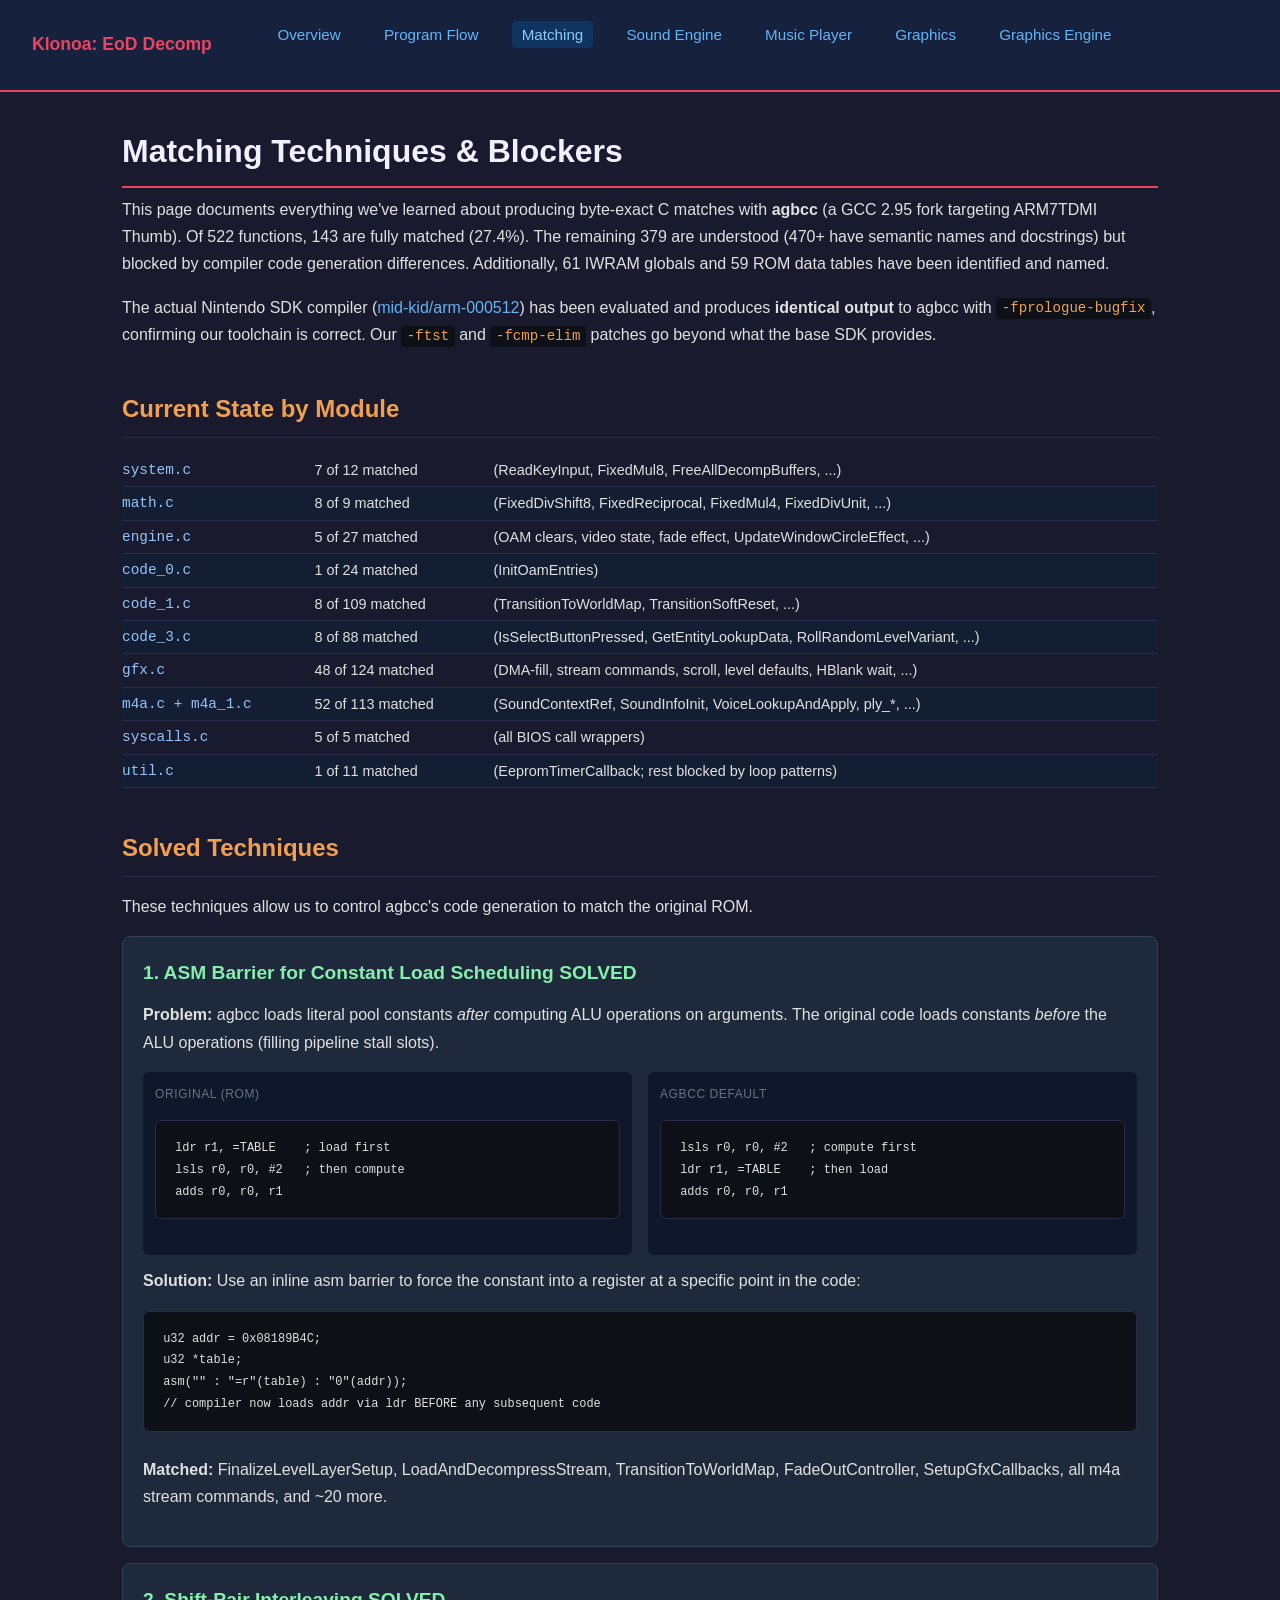
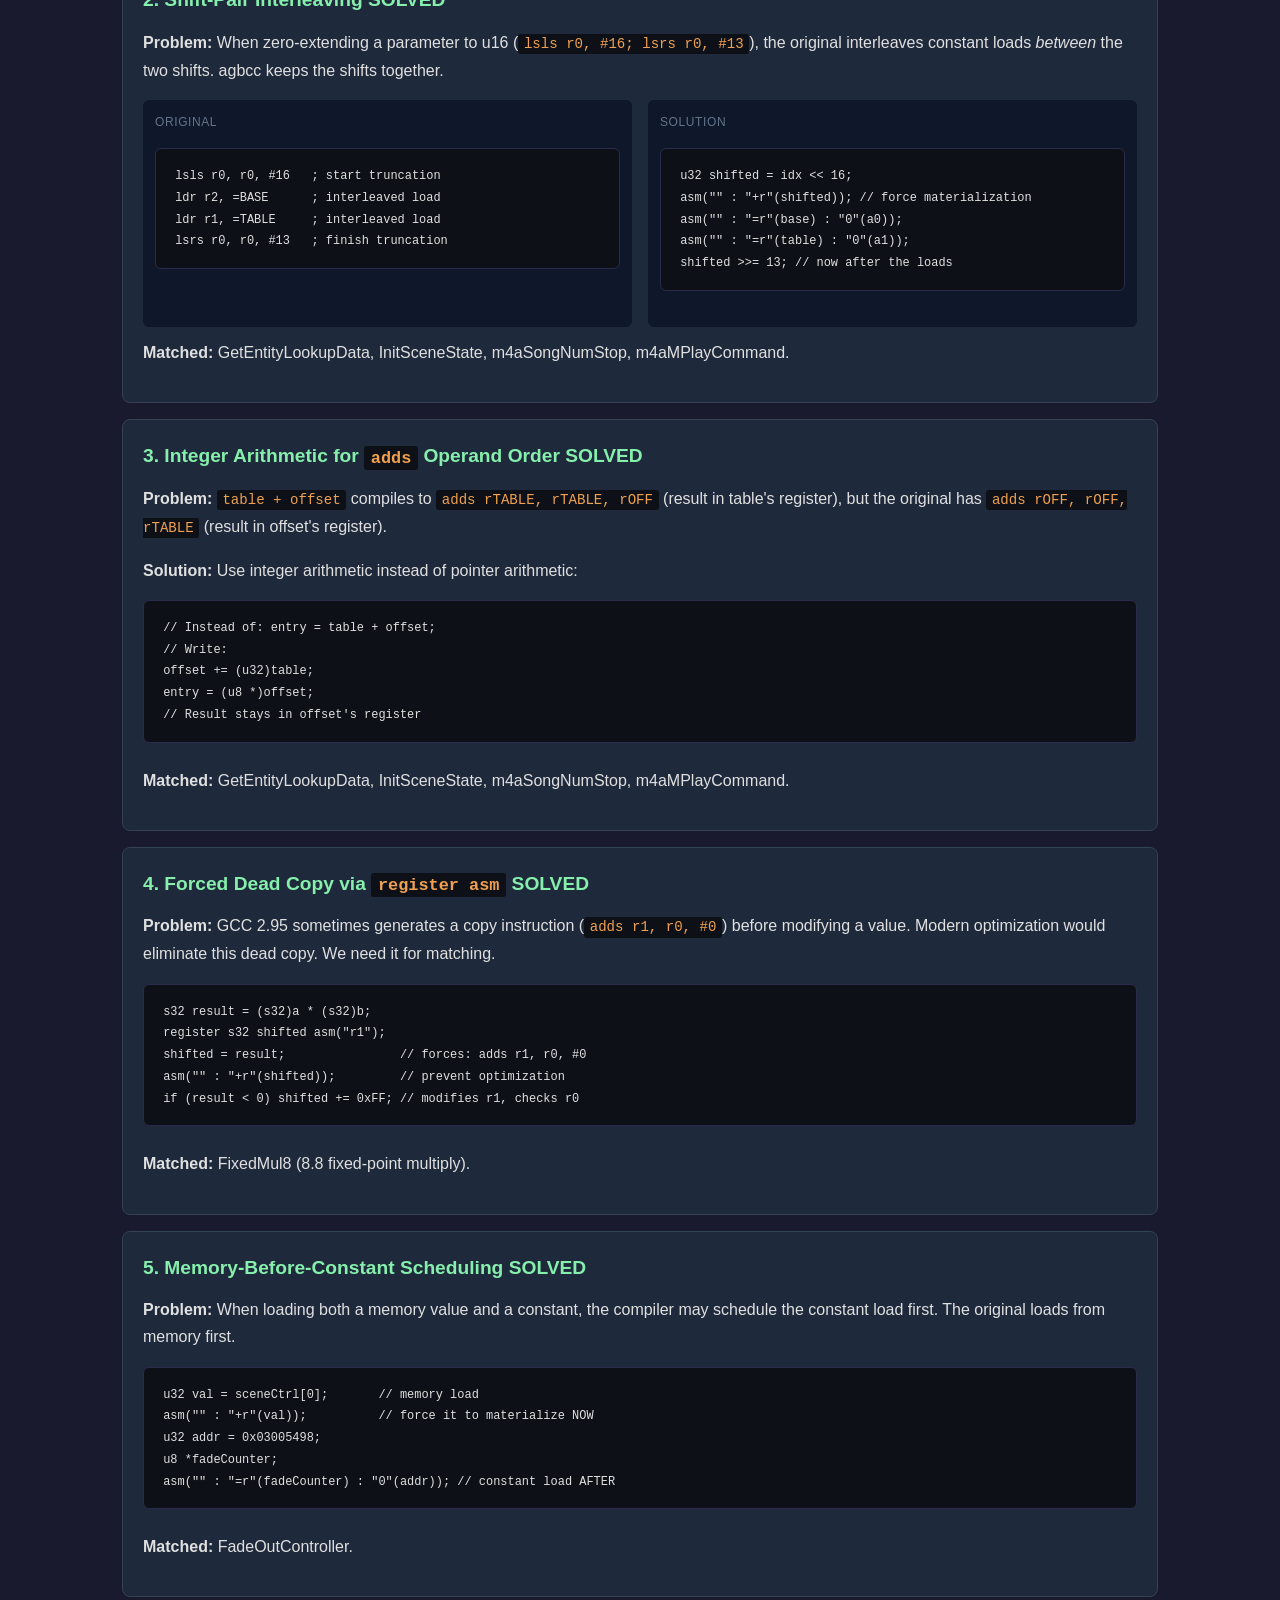
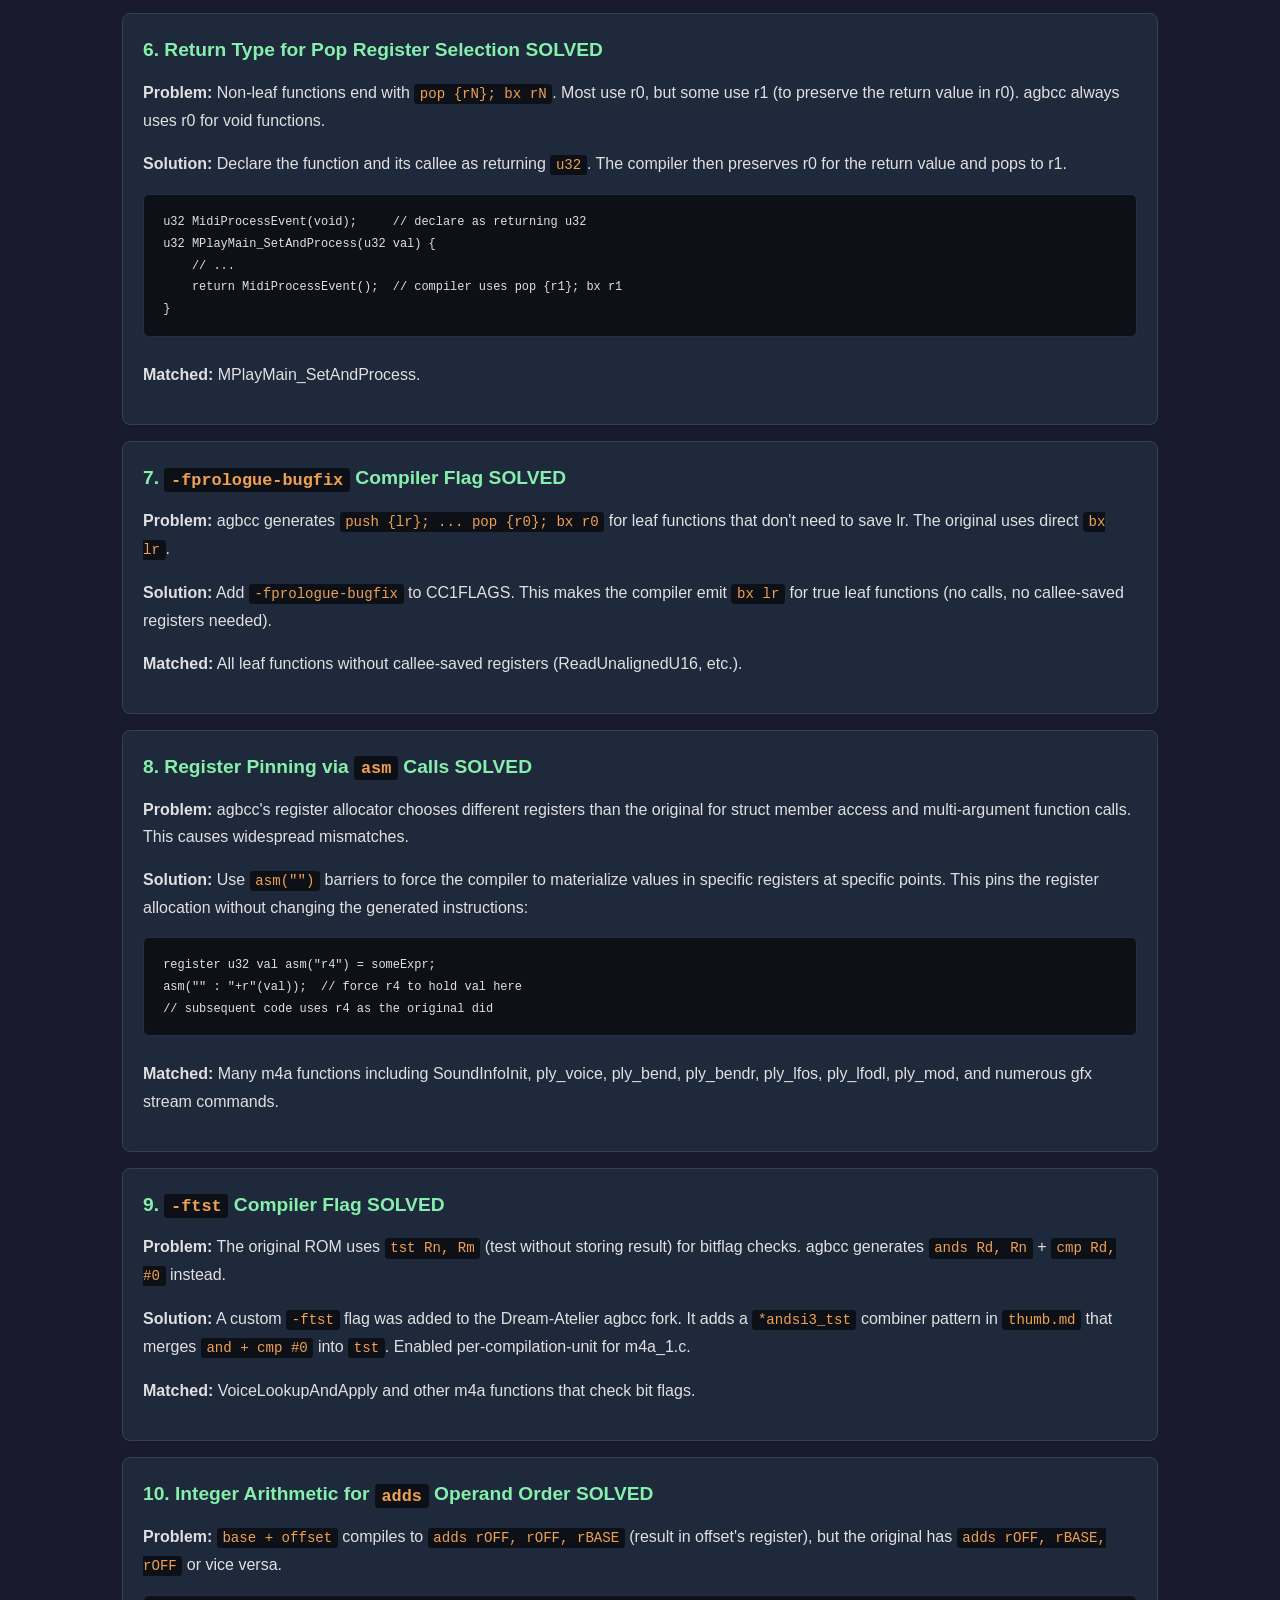
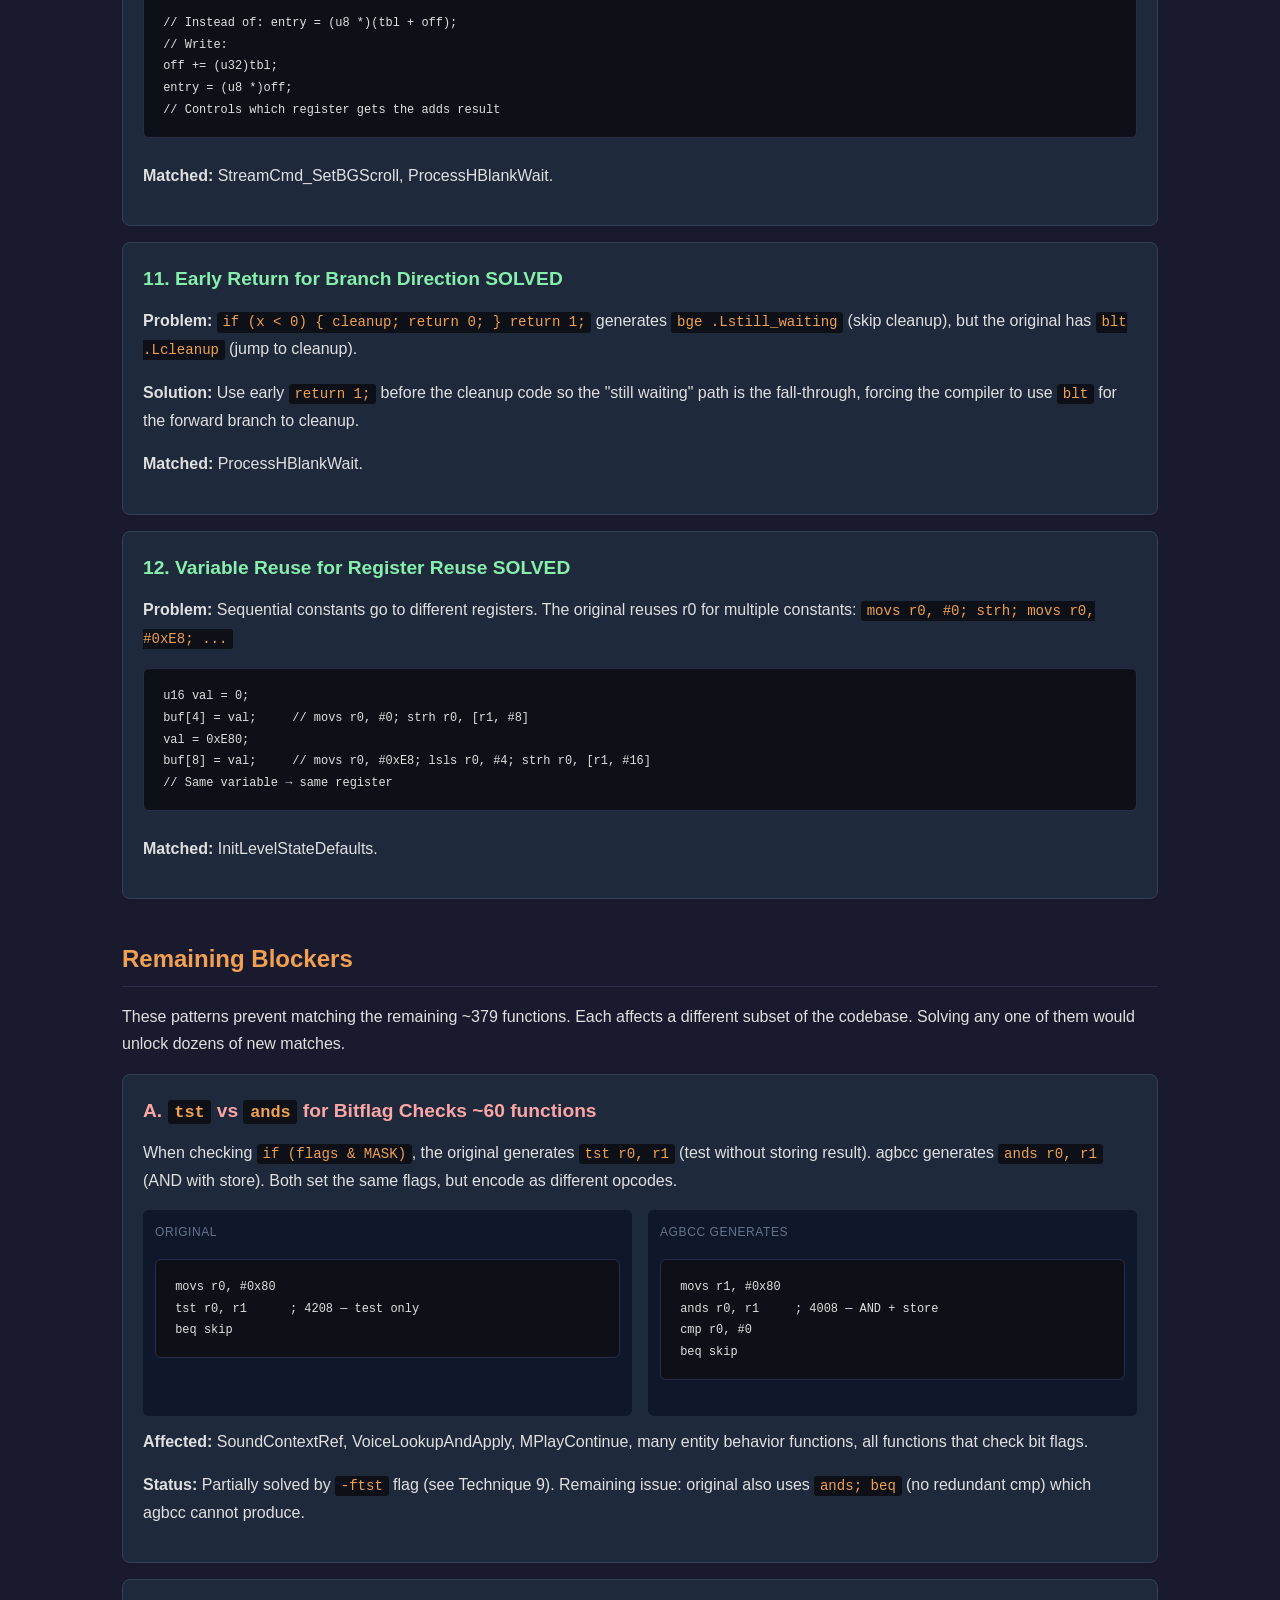
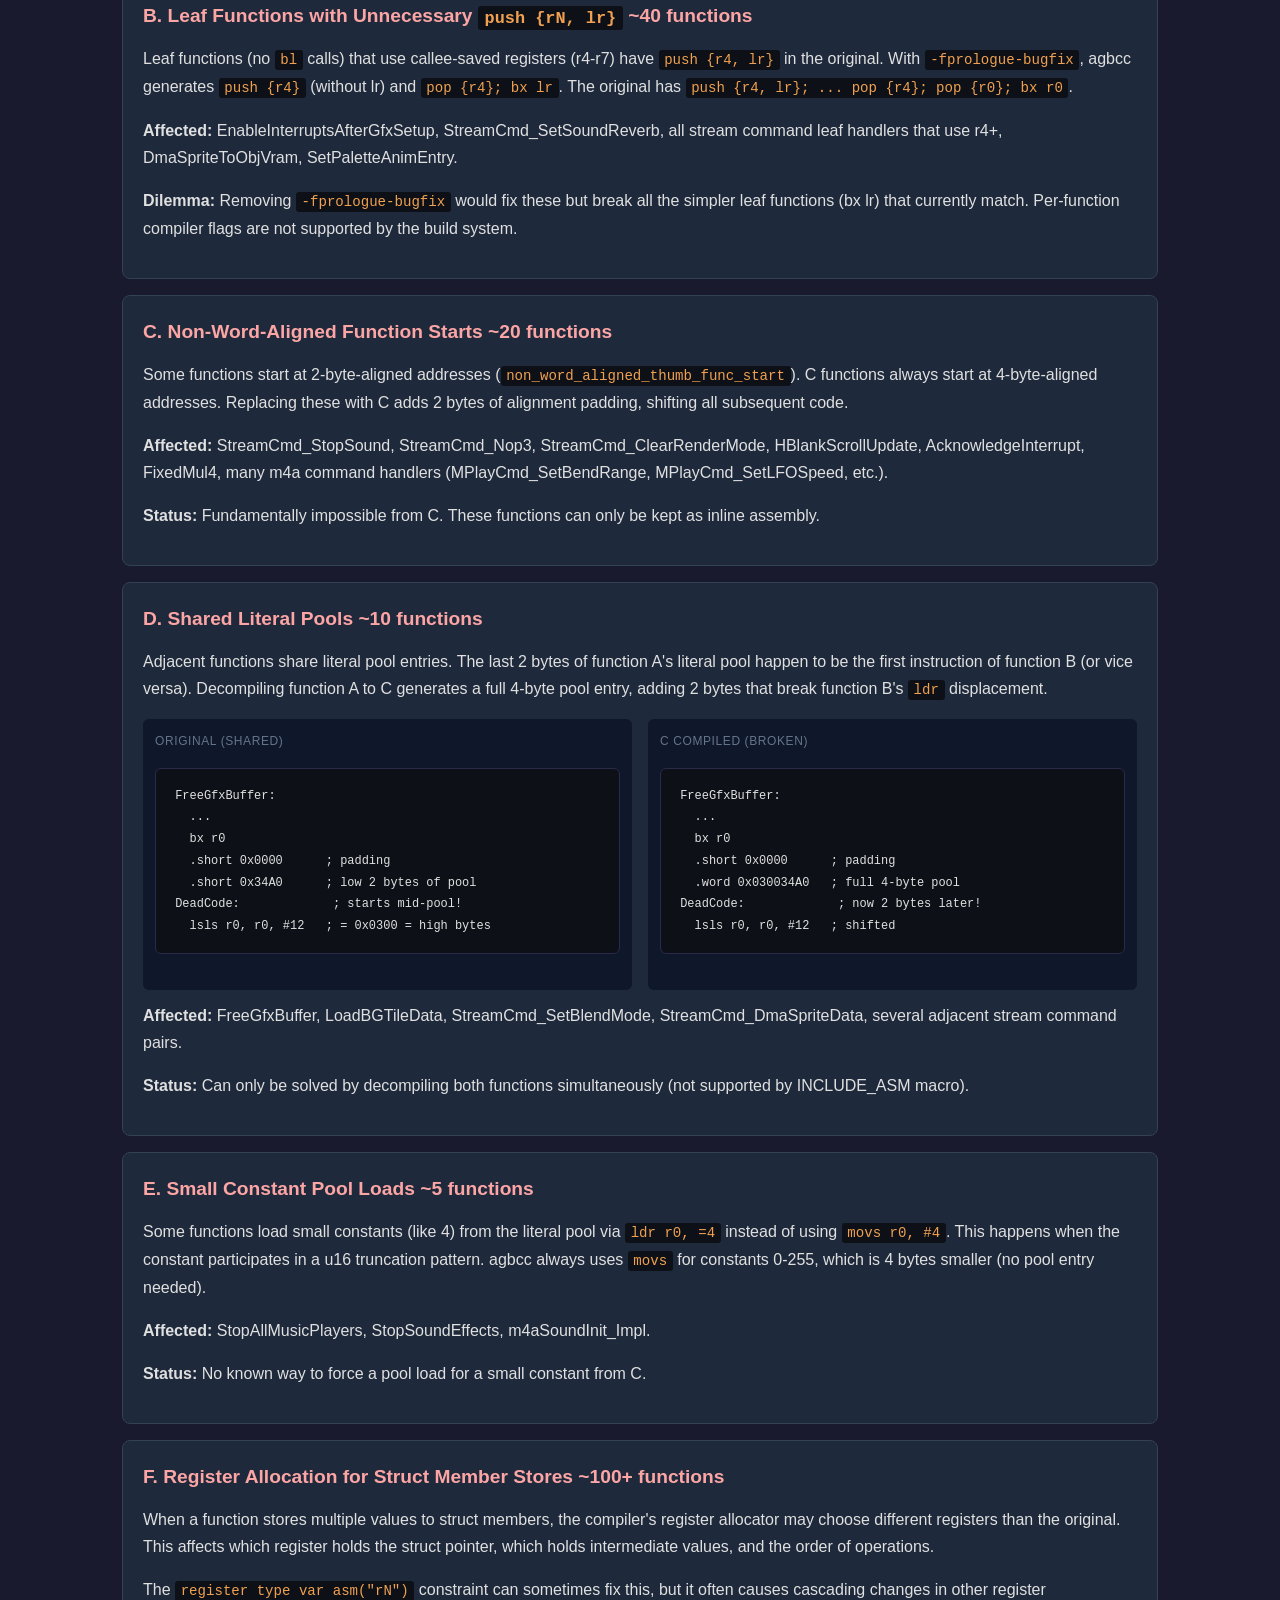
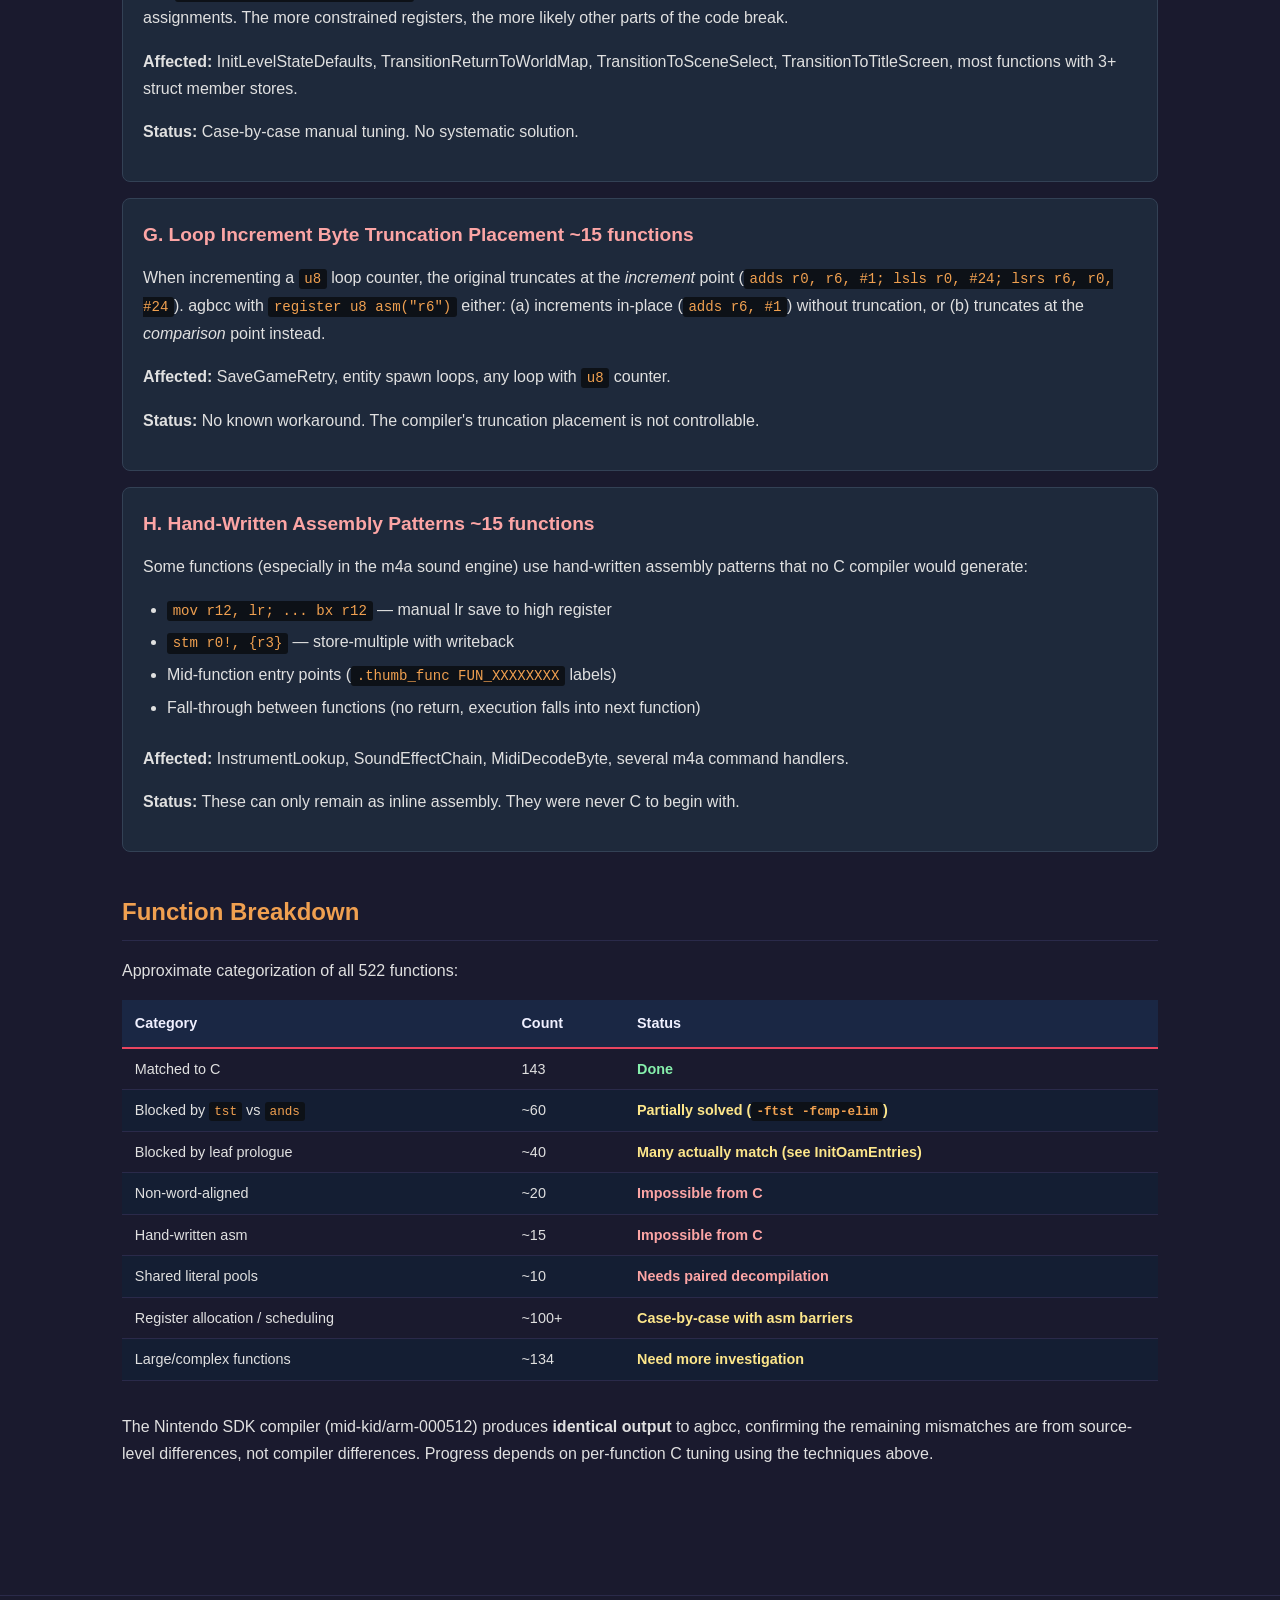
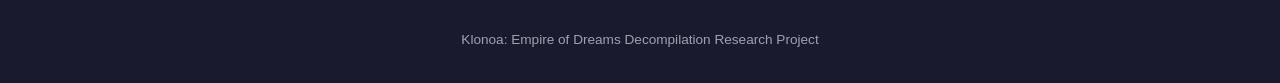
<file: matching.html>
<!DOCTYPE html>
<html lang="en">
<head>
    <meta charset="UTF-8">
    <meta name="viewport" content="width=device-width, initial-scale=1.0">
    <title>Matching Techniques &amp; Blockers — Klonoa: EoD Decomp</title>
    <link rel="stylesheet" href="style.css">
    <style>
        .technique-card {
            background: #1e293b;
            border: 1px solid #334155;
            border-radius: 8px;
            padding: 1.25rem;
            margin: 1rem 0;
        }
        .technique-card h3 {
            color: #86efac;
            margin-top: 0;
        }
        .blocker-card {
            background: #1e293b;
            border: 1px solid #334155;
            border-radius: 8px;
            padding: 1.25rem;
            margin: 1rem 0;
        }
        .blocker-card h3 {
            color: #fca5a5;
            margin-top: 0;
        }
        .code-compare {
            display: grid;
            grid-template-columns: 1fr 1fr;
            gap: 1rem;
            margin: 0.75rem 0;
        }
        .code-compare > div {
            background: #0f172a;
            border-radius: 6px;
            padding: 0.75rem;
            font-size: 0.85rem;
        }
        .code-compare .label {
            color: #64748b;
            font-size: 0.75rem;
            margin-bottom: 0.5rem;
            text-transform: uppercase;
            letter-spacing: 0.05em;
        }
        .tag-solved { color: #86efac; font-weight: 700; }
        .tag-blocker { color: #fca5a5; font-weight: 700; }
        .tag-partial { color: #fde68a; font-weight: 700; }
        .count-table td { padding: 0.25rem 1rem 0.25rem 0; }
        .count-table td:first-child { font-family: monospace; color: #93c5fd; }
        @media (max-width: 700px) {
            .code-compare { grid-template-columns: 1fr; }
        }
    </style>
</head>
<body>
    <nav>
        <a href="index.html" class="site-title">Klonoa: EoD Decomp</a>
        <ul class="nav-links">
            <li><a href="index.html">Overview</a></li>
            <li><a href="flowchart.html">Program Flow</a></li>
            <li><a href="matching.html" class="active">Matching</a></li>
            <li><a href="sound.html">Sound Engine</a></li>
            <li><a href="music.html">Music Player</a></li>
            <li><a href="gallery.html">Graphics</a></li>
            <li><a href="graphics-engine.html">Graphics Engine</a></li>
        </ul>
    </nav>

    <div class="container">
        <h1>Matching Techniques &amp; Blockers</h1>
        <p>
            This page documents everything we've learned about producing byte-exact C matches
            with <strong>agbcc</strong> (a GCC 2.95 fork targeting ARM7TDMI Thumb). Of 522 functions,
            143 are fully matched (27.4%). The remaining 379 are understood (470+ have semantic names and docstrings)
            but blocked by compiler code generation differences. Additionally, 61 IWRAM globals and 59 ROM data tables have been identified and named.
        </p>
        <p>
            The actual Nintendo SDK compiler (<a href="https://github.com/mid-kid/arm-000512">mid-kid/arm-000512</a>)
            has been evaluated and produces <strong>identical output</strong> to agbcc with <code>-fprologue-bugfix</code>,
            confirming our toolchain is correct. Our <code>-ftst</code> and <code>-fcmp-elim</code> patches go
            beyond what the base SDK provides.
        </p>

        <!-- ===== Current State ===== -->
        <h2>Current State by Module</h2>
        <table class="count-table">
            <tr><td>system.c</td><td>7 of 12 matched</td><td>(ReadKeyInput, FixedMul8, FreeAllDecompBuffers, ...)</td></tr>
            <tr><td>math.c</td><td>8 of 9 matched</td><td>(FixedDivShift8, FixedReciprocal, FixedMul4, FixedDivUnit, ...)</td></tr>
            <tr><td>engine.c</td><td>5 of 27 matched</td><td>(OAM clears, video state, fade effect, UpdateWindowCircleEffect, ...)</td></tr>
            <tr><td>code_0.c</td><td>1 of 24 matched</td><td>(InitOamEntries)</td></tr>
            <tr><td>code_1.c</td><td>8 of 109 matched</td><td>(TransitionToWorldMap, TransitionSoftReset, ...)</td></tr>
            <tr><td>code_3.c</td><td>8 of 88 matched</td><td>(IsSelectButtonPressed, GetEntityLookupData, RollRandomLevelVariant, ...)</td></tr>
            <tr><td>gfx.c</td><td>48 of 124 matched</td><td>(DMA-fill, stream commands, scroll, level defaults, HBlank wait, ...)</td></tr>
            <tr><td>m4a.c + m4a_1.c</td><td>52 of 113 matched</td><td>(SoundContextRef, SoundInfoInit, VoiceLookupAndApply, ply_*, ...)</td></tr>
            <tr><td>syscalls.c</td><td>5 of 5 matched</td><td>(all BIOS call wrappers)</td></tr>
            <tr><td>util.c</td><td>1 of 11 matched</td><td>(EepromTimerCallback; rest blocked by loop patterns)</td></tr>
        </table>

        <!-- ===== Solved Techniques ===== -->
        <h2>Solved Techniques</h2>
        <p>These techniques allow us to control agbcc's code generation to match the original ROM.</p>

        <div class="technique-card">
            <h3>1. ASM Barrier for Constant Load Scheduling <span class="tag-solved">SOLVED</span></h3>
            <p>
                <strong>Problem:</strong> agbcc loads literal pool constants <em>after</em> computing ALU operations on arguments.
                The original code loads constants <em>before</em> the ALU operations (filling pipeline stall slots).
            </p>
            <div class="code-compare">
                <div>
                    <div class="label">Original (ROM)</div>
                    <pre><code>ldr r1, =TABLE    ; load first
lsls r0, r0, #2   ; then compute
adds r0, r0, r1</code></pre>
                </div>
                <div>
                    <div class="label">agbcc default</div>
                    <pre><code>lsls r0, r0, #2   ; compute first
ldr r1, =TABLE    ; then load
adds r0, r0, r1</code></pre>
                </div>
            </div>
            <p>
                <strong>Solution:</strong> Use an inline asm barrier to force the constant into a register
                at a specific point in the code:
            </p>
            <pre><code>u32 addr = 0x08189B4C;
u32 *table;
asm("" : "=r"(table) : "0"(addr));
// compiler now loads addr via ldr BEFORE any subsequent code</code></pre>
            <p><strong>Matched:</strong> FinalizeLevelLayerSetup, LoadAndDecompressStream, TransitionToWorldMap,
            FadeOutController, SetupGfxCallbacks, all m4a stream commands, and ~20 more.</p>
        </div>

        <div class="technique-card">
            <h3>2. Shift-Pair Interleaving <span class="tag-solved">SOLVED</span></h3>
            <p>
                <strong>Problem:</strong> When zero-extending a parameter to u16 (<code>lsls r0, #16; lsrs r0, #13</code>),
                the original interleaves constant loads <em>between</em> the two shifts. agbcc keeps the shifts together.
            </p>
            <div class="code-compare">
                <div>
                    <div class="label">Original</div>
                    <pre><code>lsls r0, r0, #16   ; start truncation
ldr r2, =BASE      ; interleaved load
ldr r1, =TABLE     ; interleaved load
lsrs r0, r0, #13   ; finish truncation</code></pre>
                </div>
                <div>
                    <div class="label">Solution</div>
                    <pre><code>u32 shifted = idx &lt;&lt; 16;
asm("" : "+r"(shifted)); // force materialization
asm("" : "=r"(base) : "0"(a0));
asm("" : "=r"(table) : "0"(a1));
shifted >>= 13; // now after the loads</code></pre>
                </div>
            </div>
            <p><strong>Matched:</strong> GetEntityLookupData, InitSceneState, m4aSongNumStop, m4aMPlayCommand.</p>
        </div>

        <div class="technique-card">
            <h3>3. Integer Arithmetic for <code>adds</code> Operand Order <span class="tag-solved">SOLVED</span></h3>
            <p>
                <strong>Problem:</strong> <code>table + offset</code> compiles to <code>adds rTABLE, rTABLE, rOFF</code>
                (result in table's register), but the original has <code>adds rOFF, rOFF, rTABLE</code> (result in offset's register).
            </p>
            <p>
                <strong>Solution:</strong> Use integer arithmetic instead of pointer arithmetic:
            </p>
            <pre><code>// Instead of: entry = table + offset;
// Write:
offset += (u32)table;
entry = (u8 *)offset;
// Result stays in offset's register</code></pre>
            <p><strong>Matched:</strong> GetEntityLookupData, InitSceneState, m4aSongNumStop, m4aMPlayCommand.</p>
        </div>

        <div class="technique-card">
            <h3>4. Forced Dead Copy via <code>register asm</code> <span class="tag-solved">SOLVED</span></h3>
            <p>
                <strong>Problem:</strong> GCC 2.95 sometimes generates a copy instruction (<code>adds r1, r0, #0</code>)
                before modifying a value. Modern optimization would eliminate this dead copy. We need it for matching.
            </p>
            <pre><code>s32 result = (s32)a * (s32)b;
register s32 shifted asm("r1");
shifted = result;                // forces: adds r1, r0, #0
asm("" : "+r"(shifted));         // prevent optimization
if (result &lt; 0) shifted += 0xFF; // modifies r1, checks r0</code></pre>
            <p><strong>Matched:</strong> FixedMul8 (8.8 fixed-point multiply).</p>
        </div>

        <div class="technique-card">
            <h3>5. Memory-Before-Constant Scheduling <span class="tag-solved">SOLVED</span></h3>
            <p>
                <strong>Problem:</strong> When loading both a memory value and a constant, the compiler
                may schedule the constant load first. The original loads from memory first.
            </p>
            <pre><code>u32 val = sceneCtrl[0];       // memory load
asm("" : "+r"(val));          // force it to materialize NOW
u32 addr = 0x03005498;
u8 *fadeCounter;
asm("" : "=r"(fadeCounter) : "0"(addr)); // constant load AFTER</code></pre>
            <p><strong>Matched:</strong> FadeOutController.</p>
        </div>

        <div class="technique-card">
            <h3>6. Return Type for Pop Register Selection <span class="tag-solved">SOLVED</span></h3>
            <p>
                <strong>Problem:</strong> Non-leaf functions end with <code>pop {rN}; bx rN</code>. Most use r0,
                but some use r1 (to preserve the return value in r0). agbcc always uses r0 for void functions.
            </p>
            <p>
                <strong>Solution:</strong> Declare the function and its callee as returning <code>u32</code>.
                The compiler then preserves r0 for the return value and pops to r1.
            </p>
            <pre><code>u32 MidiProcessEvent(void);     // declare as returning u32
u32 MPlayMain_SetAndProcess(u32 val) {
    // ...
    return MidiProcessEvent();  // compiler uses pop {r1}; bx r1
}</code></pre>
            <p><strong>Matched:</strong> MPlayMain_SetAndProcess.</p>
        </div>

        <div class="technique-card">
            <h3>7. <code>-fprologue-bugfix</code> Compiler Flag <span class="tag-solved">SOLVED</span></h3>
            <p>
                <strong>Problem:</strong> agbcc generates <code>push {lr}; ... pop {r0}; bx r0</code> for leaf functions
                that don't need to save lr. The original uses direct <code>bx lr</code>.
            </p>
            <p>
                <strong>Solution:</strong> Add <code>-fprologue-bugfix</code> to CC1FLAGS. This makes the compiler
                emit <code>bx lr</code> for true leaf functions (no calls, no callee-saved registers needed).
            </p>
            <p><strong>Matched:</strong> All leaf functions without callee-saved registers (ReadUnalignedU16, etc.).</p>
        </div>

        <div class="technique-card">
            <h3>8. Register Pinning via <code>asm</code> Calls <span class="tag-solved">SOLVED</span></h3>
            <p>
                <strong>Problem:</strong> agbcc's register allocator chooses different registers than the original
                for struct member access and multi-argument function calls. This causes widespread mismatches.
            </p>
            <p>
                <strong>Solution:</strong> Use <code>asm("")</code> barriers to force the compiler to materialize
                values in specific registers at specific points. This pins the register allocation without
                changing the generated instructions:
            </p>
            <pre><code>register u32 val asm("r4") = someExpr;
asm("" : "+r"(val));  // force r4 to hold val here
// subsequent code uses r4 as the original did</code></pre>
            <p><strong>Matched:</strong> Many m4a functions including SoundInfoInit, ply_voice, ply_bend,
            ply_bendr, ply_lfos, ply_lfodl, ply_mod, and numerous gfx stream commands.</p>
        </div>

        <div class="technique-card">
            <h3>9. <code>-ftst</code> Compiler Flag <span class="tag-solved">SOLVED</span></h3>
            <p>
                <strong>Problem:</strong> The original ROM uses <code>tst Rn, Rm</code> (test without storing result)
                for bitflag checks. agbcc generates <code>ands Rd, Rn</code> + <code>cmp Rd, #0</code> instead.
            </p>
            <p>
                <strong>Solution:</strong> A custom <code>-ftst</code> flag was added to the Dream-Atelier agbcc fork.
                It adds a <code>*andsi3_tst</code> combiner pattern in <code>thumb.md</code> that merges
                <code>and + cmp #0</code> into <code>tst</code>. Enabled per-compilation-unit for m4a_1.c.
            </p>
            <p><strong>Matched:</strong> VoiceLookupAndApply and other m4a functions that check bit flags.</p>
        </div>

        <div class="technique-card">
            <h3>10. Integer Arithmetic for <code>adds</code> Operand Order <span class="tag-solved">SOLVED</span></h3>
            <p>
                <strong>Problem:</strong> <code>base + offset</code> compiles to <code>adds rOFF, rOFF, rBASE</code>
                (result in offset's register), but the original has <code>adds rOFF, rBASE, rOFF</code> or vice versa.
            </p>
            <pre><code>// Instead of: entry = (u8 *)(tbl + off);
// Write:
off += (u32)tbl;
entry = (u8 *)off;
// Controls which register gets the adds result</code></pre>
            <p><strong>Matched:</strong> StreamCmd_SetBGScroll, ProcessHBlankWait.</p>
        </div>

        <div class="technique-card">
            <h3>11. Early Return for Branch Direction <span class="tag-solved">SOLVED</span></h3>
            <p>
                <strong>Problem:</strong> <code>if (x &lt; 0) { cleanup; return 0; } return 1;</code>
                generates <code>bge .Lstill_waiting</code> (skip cleanup), but the original has
                <code>blt .Lcleanup</code> (jump to cleanup).
            </p>
            <p>
                <strong>Solution:</strong> Use early <code>return 1;</code> before the cleanup code so
                the "still waiting" path is the fall-through, forcing the compiler to use <code>blt</code>
                for the forward branch to cleanup.
            </p>
            <p><strong>Matched:</strong> ProcessHBlankWait.</p>
        </div>

        <div class="technique-card">
            <h3>12. Variable Reuse for Register Reuse <span class="tag-solved">SOLVED</span></h3>
            <p>
                <strong>Problem:</strong> Sequential constants go to different registers. The original
                reuses r0 for multiple constants: <code>movs r0, #0; strh; movs r0, #0xE8; ...</code>
            </p>
            <pre><code>u16 val = 0;
buf[4] = val;     // movs r0, #0; strh r0, [r1, #8]
val = 0xE80;
buf[8] = val;     // movs r0, #0xE8; lsls r0, #4; strh r0, [r1, #16]
// Same variable → same register</code></pre>
            <p><strong>Matched:</strong> InitLevelStateDefaults.</p>
        </div>

        <!-- ===== Remaining Blockers ===== -->
        <h2>Remaining Blockers</h2>
        <p>
            These patterns prevent matching the remaining ~379 functions. Each affects a different
            subset of the codebase. Solving any one of them would unlock dozens of new matches.
        </p>

        <div class="blocker-card">
            <h3>A. <code>tst</code> vs <code>ands</code> for Bitflag Checks <span class="tag-blocker">~60 functions</span></h3>
            <p>
                When checking <code>if (flags &amp; MASK)</code>, the original generates <code>tst r0, r1</code>
                (test without storing result). agbcc generates <code>ands r0, r1</code> (AND with store).
                Both set the same flags, but encode as different opcodes.
            </p>
            <div class="code-compare">
                <div>
                    <div class="label">Original</div>
                    <pre><code>movs r0, #0x80
tst r0, r1      ; 4208 — test only
beq skip</code></pre>
                </div>
                <div>
                    <div class="label">agbcc generates</div>
                    <pre><code>movs r1, #0x80
ands r0, r1     ; 4008 — AND + store
cmp r0, #0
beq skip</code></pre>
                </div>
            </div>
            <p>
                <strong>Affected:</strong> SoundContextRef, VoiceLookupAndApply, MPlayContinue,
                many entity behavior functions, all functions that check bit flags.
            </p>
            <p><strong>Status:</strong> Partially solved by <code>-ftst</code> flag (see Technique 9). Remaining issue: original also uses <code>ands; beq</code> (no redundant cmp) which agbcc cannot produce.</p>
        </div>

        <div class="blocker-card">
            <h3>B. Leaf Functions with Unnecessary <code>push {rN, lr}</code> <span class="tag-blocker">~40 functions</span></h3>
            <p>
                Leaf functions (no <code>bl</code> calls) that use callee-saved registers (r4-r7) have
                <code>push {r4, lr}</code> in the original. With <code>-fprologue-bugfix</code>, agbcc generates
                <code>push {r4}</code> (without lr) and <code>pop {r4}; bx lr</code>. The original has
                <code>push {r4, lr}; ... pop {r4}; pop {r0}; bx r0</code>.
            </p>
            <p>
                <strong>Affected:</strong> EnableInterruptsAfterGfxSetup, StreamCmd_SetSoundReverb,
                all stream command leaf handlers that use r4+, DmaSpriteToObjVram, SetPaletteAnimEntry.
            </p>
            <p>
                <strong>Dilemma:</strong> Removing <code>-fprologue-bugfix</code> would fix these but break
                all the simpler leaf functions (bx lr) that currently match.
                Per-function compiler flags are not supported by the build system.
            </p>
        </div>

        <div class="blocker-card">
            <h3>C. Non-Word-Aligned Function Starts <span class="tag-blocker">~20 functions</span></h3>
            <p>
                Some functions start at 2-byte-aligned addresses (<code>non_word_aligned_thumb_func_start</code>).
                C functions always start at 4-byte-aligned addresses. Replacing these with C adds
                2 bytes of alignment padding, shifting all subsequent code.
            </p>
            <p>
                <strong>Affected:</strong> StreamCmd_StopSound, StreamCmd_Nop3, StreamCmd_ClearRenderMode,
                HBlankScrollUpdate, AcknowledgeInterrupt, FixedMul4, many m4a command handlers
                (MPlayCmd_SetBendRange, MPlayCmd_SetLFOSpeed, etc.).
            </p>
            <p><strong>Status:</strong> Fundamentally impossible from C. These functions can only be kept as inline assembly.</p>
        </div>

        <div class="blocker-card">
            <h3>D. Shared Literal Pools <span class="tag-blocker">~10 functions</span></h3>
            <p>
                Adjacent functions share literal pool entries. The last 2 bytes of function A's
                literal pool happen to be the first instruction of function B (or vice versa).
                Decompiling function A to C generates a full 4-byte pool entry, adding 2 bytes
                that break function B's <code>ldr</code> displacement.
            </p>
            <div class="code-compare">
                <div>
                    <div class="label">Original (shared)</div>
                    <pre><code>FreeGfxBuffer:
  ...
  bx r0
  .short 0x0000      ; padding
  .short 0x34A0      ; low 2 bytes of pool
DeadCode:             ; starts mid-pool!
  lsls r0, r0, #12   ; = 0x0300 = high bytes</code></pre>
                </div>
                <div>
                    <div class="label">C compiled (broken)</div>
                    <pre><code>FreeGfxBuffer:
  ...
  bx r0
  .short 0x0000      ; padding
  .word 0x030034A0   ; full 4-byte pool
DeadCode:             ; now 2 bytes later!
  lsls r0, r0, #12   ; shifted</code></pre>
                </div>
            </div>
            <p>
                <strong>Affected:</strong> FreeGfxBuffer, LoadBGTileData, StreamCmd_SetBlendMode,
                StreamCmd_DmaSpriteData, several adjacent stream command pairs.
            </p>
            <p><strong>Status:</strong> Can only be solved by decompiling both functions simultaneously (not supported by INCLUDE_ASM macro).</p>
        </div>

        <div class="blocker-card">
            <h3>E. Small Constant Pool Loads <span class="tag-blocker">~5 functions</span></h3>
            <p>
                Some functions load small constants (like 4) from the literal pool via
                <code>ldr r0, =4</code> instead of using <code>movs r0, #4</code>.
                This happens when the constant participates in a u16 truncation pattern.
                agbcc always uses <code>movs</code> for constants 0-255, which is 4 bytes smaller
                (no pool entry needed).
            </p>
            <p>
                <strong>Affected:</strong> StopAllMusicPlayers, StopSoundEffects, m4aSoundInit_Impl.
            </p>
            <p><strong>Status:</strong> No known way to force a pool load for a small constant from C.</p>
        </div>

        <div class="blocker-card">
            <h3>F. Register Allocation for Struct Member Stores <span class="tag-blocker">~100+ functions</span></h3>
            <p>
                When a function stores multiple values to struct members, the compiler's register allocator
                may choose different registers than the original. This affects which register holds the
                struct pointer, which holds intermediate values, and the order of operations.
            </p>
            <p>
                The <code>register type var asm("rN")</code> constraint can sometimes fix this, but it
                often causes cascading changes in other register assignments. The more constrained registers,
                the more likely other parts of the code break.
            </p>
            <p>
                <strong>Affected:</strong> InitLevelStateDefaults, TransitionReturnToWorldMap,
                TransitionToSceneSelect, TransitionToTitleScreen, most functions with 3+ struct member stores.
            </p>
            <p><strong>Status:</strong> Case-by-case manual tuning. No systematic solution.</p>
        </div>

        <div class="blocker-card">
            <h3>G. Loop Increment Byte Truncation Placement <span class="tag-blocker">~15 functions</span></h3>
            <p>
                When incrementing a <code>u8</code> loop counter, the original truncates at the
                <em>increment</em> point (<code>adds r0, r6, #1; lsls r0, #24; lsrs r6, r0, #24</code>).
                agbcc with <code>register u8 asm("r6")</code> either:
                (a) increments in-place (<code>adds r6, #1</code>) without truncation, or
                (b) truncates at the <em>comparison</em> point instead.
            </p>
            <p>
                <strong>Affected:</strong> SaveGameRetry, entity spawn loops, any loop with <code>u8</code> counter.
            </p>
            <p><strong>Status:</strong> No known workaround. The compiler's truncation placement is not controllable.</p>
        </div>

        <div class="blocker-card">
            <h3>H. Hand-Written Assembly Patterns <span class="tag-blocker">~15 functions</span></h3>
            <p>
                Some functions (especially in the m4a sound engine) use hand-written assembly patterns
                that no C compiler would generate:
            </p>
            <ul>
                <li><code>mov r12, lr; ... bx r12</code> &mdash; manual lr save to high register</li>
                <li><code>stm r0!, {r3}</code> &mdash; store-multiple with writeback</li>
                <li>Mid-function entry points (<code>.thumb_func FUN_XXXXXXXX</code> labels)</li>
                <li>Fall-through between functions (no return, execution falls into next function)</li>
            </ul>
            <p>
                <strong>Affected:</strong> InstrumentLookup, SoundEffectChain, MidiDecodeByte,
                several m4a command handlers.
            </p>
            <p><strong>Status:</strong> These can only remain as inline assembly. They were never C to begin with.</p>
        </div>

        <!-- ===== Breakdown ===== -->
        <h2>Function Breakdown</h2>
        <p>Approximate categorization of all 522 functions:</p>
        <table>
            <thead>
                <tr><th>Category</th><th>Count</th><th>Status</th></tr>
            </thead>
            <tbody>
                <tr><td>Matched to C</td><td>143</td><td class="tag-solved">Done</td></tr>
                <tr><td>Blocked by <code>tst</code> vs <code>ands</code></td><td>~60</td><td class="tag-partial">Partially solved (<code>-ftst -fcmp-elim</code>)</td></tr>
                <tr><td>Blocked by leaf prologue</td><td>~40</td><td class="tag-partial">Many actually match (see InitOamEntries)</td></tr>
                <tr><td>Non-word-aligned</td><td>~20</td><td class="tag-blocker">Impossible from C</td></tr>
                <tr><td>Hand-written asm</td><td>~15</td><td class="tag-blocker">Impossible from C</td></tr>
                <tr><td>Shared literal pools</td><td>~10</td><td class="tag-blocker">Needs paired decompilation</td></tr>
                <tr><td>Register allocation / scheduling</td><td>~100+</td><td class="tag-partial">Case-by-case with asm barriers</td></tr>
                <tr><td>Large/complex functions</td><td>~134</td><td class="tag-partial">Need more investigation</td></tr>
            </tbody>
        </table>
        <p>
            The Nintendo SDK compiler (mid-kid/arm-000512) produces <strong>identical output</strong>
            to agbcc, confirming the remaining mismatches are from source-level differences, not
            compiler differences. Progress depends on per-function C tuning using the techniques above.
        </p>

    </div>

    <footer>
        Klonoa: Empire of Dreams Decompilation Research Project
    </footer>
</body>
</html>
</file>
<file: style.css>
/* Klonoa: Empire of Dreams — Decompilation Research Site */

:root {
    --bg-primary: #1a1a2e;
    --bg-secondary: #16213e;
    --bg-tertiary: #0f3460;
    --bg-code: #0d1117;
    --text-primary: #e0e0e0;
    --text-secondary: #a0a0b0;
    --text-heading: #f0f0ff;
    --accent: #e94560;
    --accent-secondary: #f0a050;
    --link: #64b5f6;
    --link-hover: #90caf9;
    --border: #2a2a4a;
    --table-header: #1a2744;
    --table-row-alt: #141e33;
    --mono: "Fira Mono", "Cascadia Code", "Consolas", "Liberation Mono", monospace;
    --sans: "Segoe UI", "Helvetica Neue", Arial, sans-serif;
}

* {
    margin: 0;
    padding: 0;
    box-sizing: border-box;
}

html {
    scroll-behavior: smooth;
}

body {
    font-family: var(--sans);
    background: var(--bg-primary);
    color: var(--text-primary);
    line-height: 1.7;
    min-height: 100vh;
}

/* Navigation */
nav {
    background: var(--bg-secondary);
    border-bottom: 2px solid var(--accent);
    padding: 0.8rem 2rem;
    position: sticky;
    top: 0;
    z-index: 100;
    display: flex;
    align-items: center;
    gap: 2rem;
    flex-wrap: wrap;
}

nav .site-title {
    font-size: 1.1rem;
    font-weight: 700;
    color: var(--accent);
    text-decoration: none;
    white-space: nowrap;
}

nav .nav-links {
    display: flex;
    gap: 1.5rem;
    list-style: none;
    flex-wrap: wrap;
}

nav .nav-links a {
    color: var(--link);
    text-decoration: none;
    font-size: 0.95rem;
    padding: 0.3rem 0.6rem;
    border-radius: 4px;
    transition: background 0.2s, color 0.2s;
}

nav .nav-links a:hover,
nav .nav-links a.active {
    background: var(--bg-tertiary);
    color: var(--link-hover);
}

/* Main content */
.container {
    max-width: 1100px;
    margin: 0 auto;
    padding: 2rem 2rem 4rem;
}

h1 {
    font-size: 2rem;
    color: var(--text-heading);
    margin-bottom: 0.5rem;
    border-bottom: 2px solid var(--accent);
    padding-bottom: 0.5rem;
}

h2 {
    font-size: 1.5rem;
    color: var(--accent-secondary);
    margin-top: 2.5rem;
    margin-bottom: 1rem;
    border-bottom: 1px solid var(--border);
    padding-bottom: 0.4rem;
}

h3 {
    font-size: 1.2rem;
    color: var(--text-heading);
    margin-top: 2rem;
    margin-bottom: 0.75rem;
}

p {
    margin-bottom: 1rem;
    color: var(--text-primary);
}

.subtitle {
    font-size: 1.1rem;
    color: var(--text-secondary);
    margin-bottom: 2rem;
}

a {
    color: var(--link);
    text-decoration: none;
}

a:hover {
    color: var(--link-hover);
    text-decoration: underline;
}

/* Progress bar */
.progress-container {
    margin: 1.5rem 0 2rem;
}

.progress-bar-bg {
    background: var(--bg-code);
    border-radius: 8px;
    height: 28px;
    overflow: hidden;
    border: 1px solid var(--border);
}

.progress-bar-fill {
    background: linear-gradient(90deg, var(--accent), var(--accent-secondary));
    height: 100%;
    border-radius: 8px 0 0 8px;
    display: flex;
    align-items: center;
    padding-left: 10px;
    font-size: 0.85rem;
    font-weight: 600;
    color: #fff;
    min-width: 60px;
}

.progress-label {
    margin-top: 0.4rem;
    font-size: 0.9rem;
    color: var(--text-secondary);
}

/* Stats grid */
.stats-grid {
    display: grid;
    grid-template-columns: repeat(auto-fit, minmax(200px, 1fr));
    gap: 1rem;
    margin: 1.5rem 0 2rem;
}

.stat-card {
    background: var(--bg-secondary);
    border: 1px solid var(--border);
    border-radius: 8px;
    padding: 1.2rem;
    text-align: center;
}

.stat-card .stat-value {
    font-size: 2rem;
    font-weight: 700;
    color: var(--accent);
    font-family: var(--mono);
}

.stat-card .stat-label {
    font-size: 0.85rem;
    color: var(--text-secondary);
    margin-top: 0.3rem;
}

/* Tables */
table {
    width: 100%;
    border-collapse: collapse;
    margin: 1rem 0 2rem;
    font-size: 0.9rem;
    overflow-x: auto;
    display: block;
}

@media (min-width: 800px) {
    table {
        display: table;
    }
}

thead th {
    background: var(--table-header);
    color: var(--text-heading);
    padding: 0.7rem 0.8rem;
    text-align: left;
    font-weight: 600;
    border-bottom: 2px solid var(--accent);
    white-space: nowrap;
}

tbody td {
    padding: 0.5rem 0.8rem;
    border-bottom: 1px solid var(--border);
}

tbody tr:nth-child(even) {
    background: var(--table-row-alt);
}

tbody tr:hover {
    background: var(--bg-tertiary);
}

/* Monospace cells for addresses, hex values */
.mono {
    font-family: var(--mono);
    font-size: 0.85rem;
    color: var(--accent-secondary);
}

td.mono {
    font-family: var(--mono);
    font-size: 0.85rem;
    color: var(--accent-secondary);
}

/* Code blocks */
pre {
    background: var(--bg-code);
    border: 1px solid var(--border);
    border-radius: 6px;
    padding: 1rem 1.2rem;
    overflow-x: auto;
    margin: 1rem 0 1.5rem;
    font-family: var(--mono);
    font-size: 0.85rem;
    line-height: 1.6;
    color: var(--text-primary);
}

code {
    font-family: var(--mono);
    font-size: 0.88em;
    background: var(--bg-code);
    padding: 0.15em 0.4em;
    border-radius: 3px;
    color: var(--accent-secondary);
}

pre code {
    background: none;
    padding: 0;
    color: inherit;
}

/* Syntax colors in code blocks */
.kw { color: #c792ea; }
.ty { color: #82aaff; }
.nu { color: #f78c6c; }
.cm { color: #546e7a; }
.st { color: #c3e88d; }
.fn { color: #ffcb6b; }

/* Section cards */
.card-grid {
    display: grid;
    grid-template-columns: repeat(auto-fit, minmax(280px, 1fr));
    gap: 1.2rem;
    margin: 1.5rem 0;
}

.card {
    background: var(--bg-secondary);
    border: 1px solid var(--border);
    border-radius: 8px;
    padding: 1.5rem;
    transition: border-color 0.2s, transform 0.1s;
}

.card:hover {
    border-color: var(--accent);
    transform: translateY(-2px);
}

.card h3 {
    margin-top: 0;
    color: var(--accent);
}

.card p {
    color: var(--text-secondary);
    font-size: 0.9rem;
}

/* Lists */
ul, ol {
    margin: 0.5rem 0 1.5rem 1.5rem;
}

li {
    margin-bottom: 0.3rem;
}

/* Footer */
footer {
    text-align: center;
    padding: 2rem;
    color: var(--text-secondary);
    font-size: 0.85rem;
    border-top: 1px solid var(--border);
    margin-top: 3rem;
}

/* Responsive */
@media (max-width: 600px) {
    nav {
        padding: 0.6rem 1rem;
        gap: 0.8rem;
    }

    .container {
        padding: 1.2rem 1rem 3rem;
    }

    h1 { font-size: 1.5rem; }
    h2 { font-size: 1.25rem; }

    .stats-grid {
        grid-template-columns: repeat(2, 1fr);
    }

    .stat-card .stat-value {
        font-size: 1.5rem;
    }
}
</file>
